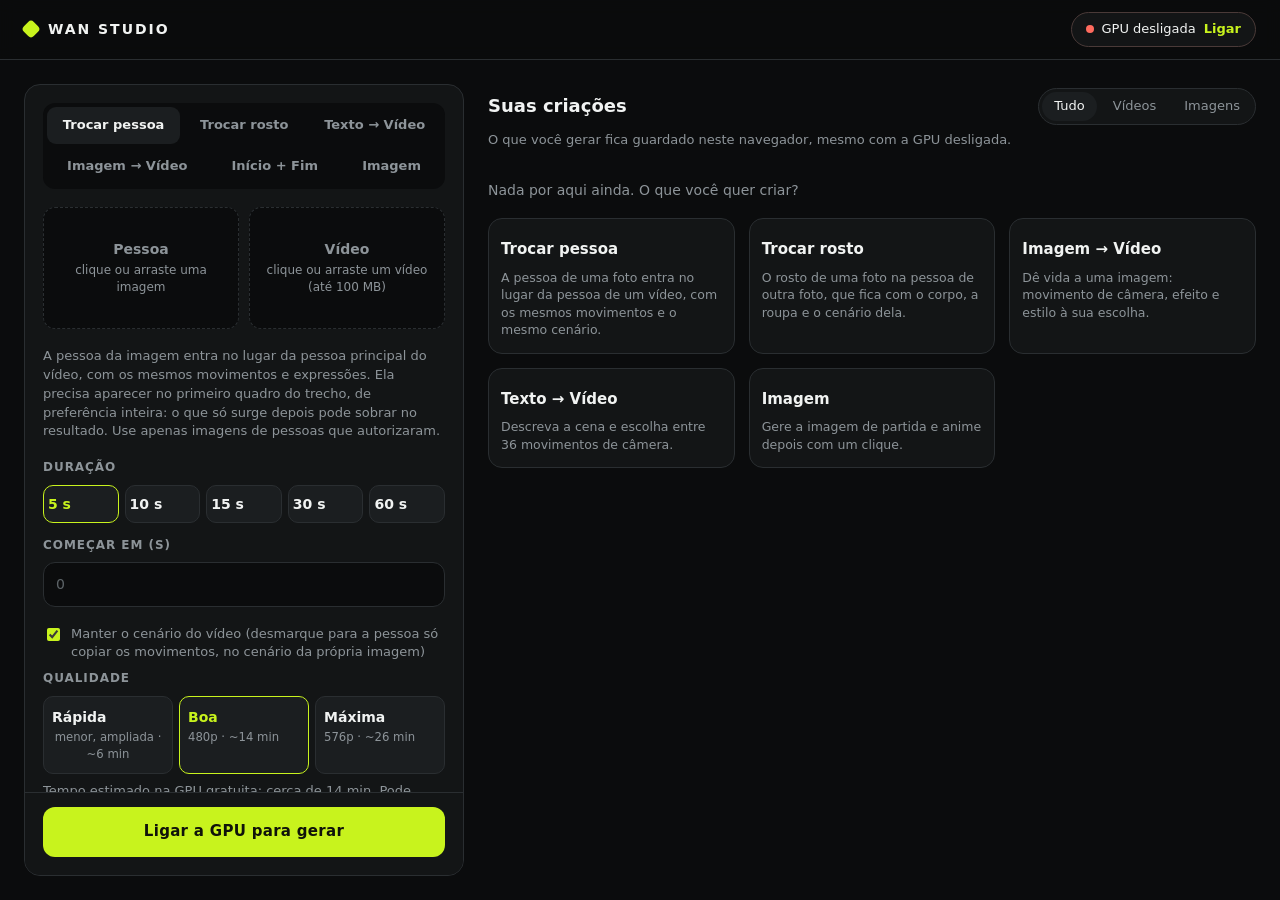
<file: site/index.html>
<!doctype html>
<html lang="pt-BR">
<head>
  <meta charset="utf-8">
  <meta name="viewport" content="width=device-width, initial-scale=1">
  <meta name="theme-color" content="#0b0c0d">
  <title>Wan Studio</title>
  <link rel="icon" href="data:image/svg+xml,%3Csvg xmlns='http://www.w3.org/2000/svg' viewBox='0 0 32 32'%3E%3Crect width='32' height='32' rx='7' fill='%230b0c0d'/%3E%3Crect x='9' y='9' width='14' height='14' rx='3' fill='%23c8f31d' transform='rotate(45 16 16)'/%3E%3C/svg%3E">
  <style>
:root {
  color-scheme: dark;
  --bg: #0b0c0d;
  --panel: #131516;
  --raised: #1b1e20;
  --line: #2a2e31;
  --text: #f1f3f2;
  --muted: #8d9499;
  --accent: #c8f31d;
  --accent-ink: #10130a;
  --danger: #ff6b5e;
  --warn: #ffc44d;
  --radius: 12px;
}

* { box-sizing: border-box; }
[hidden] { display: none !important; }

body {
  margin: 0;
  background: var(--bg);
  color: var(--text);
  font: 14px/1.45 "Segoe UI", system-ui, -apple-system, Roboto, sans-serif;
}

button, input, textarea { font: inherit; color: inherit; }
button { cursor: pointer; }
button:disabled { cursor: not-allowed; }
:focus-visible { outline: 2px solid var(--accent); outline-offset: 2px; }

/* ---- topo ---- */
.topbar {
  position: sticky; top: 0; z-index: 5;
  display: flex; align-items: center; justify-content: space-between; gap: 16px;
  padding: 12px 24px;
  background: rgba(11, 12, 13, .92);
  backdrop-filter: blur(8px);
  border-bottom: 1px solid var(--line);
}
.brand { display: flex; align-items: center; gap: 10px; font-weight: 800; letter-spacing: .14em; white-space: nowrap; }
.brand-mark { width: 14px; height: 14px; border-radius: 4px; background: var(--accent); transform: rotate(45deg); }

.status {
  display: flex; align-items: center; gap: 8px;
  min-width: 0; padding: 7px 14px;
  border: 1px solid var(--line); border-radius: 999px;
  background: var(--panel); color: var(--muted);
  font-size: 13px; text-align: left;
}
.status::before { content: ""; flex: none; width: 8px; height: 8px; border-radius: 50%; background: var(--muted); }
.status[data-state="ok"] { color: var(--text); }
.status[data-state="ok"]::before { background: var(--accent); box-shadow: 0 0 8px var(--accent); }
.status[data-state="warn"]::before { background: var(--warn); }
.status[data-state="down"] { color: var(--text); border-color: #4a3a38; }
.status[data-state="down"]::before { background: var(--danger); }
.status-action { color: var(--accent); font-weight: 700; }

/* ---- estrutura ---- */
.layout {
  display: grid;
  grid-template-columns: minmax(340px, 440px) minmax(0, 1fr);
  gap: 24px;
  padding: 24px;
  align-items: start;
}

/* O painel acompanha a rolagem da galeria; so o miolo rola, o botao de gerar fica a vista. */
.panel {
  position: sticky; top: 84px;
  display: flex; flex-direction: column;
  min-width: 0; max-height: calc(100vh - 108px);
  overflow: hidden;
  background: var(--panel);
  border: 1px solid var(--line);
  border-radius: 16px;
}
.panel-scroll { display: flex; flex-direction: column; gap: 18px; min-height: 0; padding: 18px; overflow-y: auto; scrollbar-width: thin; }
.panel-foot { display: flex; flex-direction: column; gap: 10px; padding: 14px 18px 18px; border-top: 1px solid var(--line); background: var(--panel); }

.panel-title { margin: 0; font-size: 19px; font-weight: 700; letter-spacing: -.01em; }
.tabs { display: flex; flex-wrap: wrap; gap: 4px; padding: 4px; background: var(--bg); border-radius: var(--radius); }
.tab { flex: 1 1 auto; padding: 9px 10px; border: 0; border-radius: 9px; background: none; color: var(--muted); font-size: 13px; font-weight: 600; white-space: nowrap; }
.tab[aria-selected="true"] { background: var(--raised); color: var(--text); }
.tab:disabled { opacity: .4; }

.note { margin: 0; color: var(--muted); font-size: 13px; }
.note.warn { padding: 9px 12px; border: 1px solid #4a4128; border-radius: 10px; background: #1d1a10; color: var(--warn); }

.field { display: flex; flex-direction: column; gap: 8px; min-width: 0; margin: 0; }
.field-head { display: flex; align-items: center; justify-content: space-between; gap: 8px; }
.field-title { font-size: 12px; font-weight: 700; letter-spacing: .08em; text-transform: uppercase; color: var(--muted); }
.row { display: grid; grid-template-columns: 1fr 1fr; gap: 14px; }
.row:not(:has(> :not([hidden]))) { display: none; }  /* nada a mostrar: nem o espaco dela */
/* Troca de pessoa: o trecho (duracao e comeco) vem logo depois dos arquivos, antes da
   qualidade, que mostra o tempo que ele leva. */
.panel.swap #timing-row { order: 1; }
.panel.swap #swap-options, .panel.swap #prompt-field, .panel.swap #presets-field,
.panel.swap #model-field, .panel.swap .advanced { order: 2; }
.panel.swap textarea { min-height: 64px; }  /* o prompt e opcional */
/* Troca de pessoa: cinco duracoes nao cabem em meia linha. */
.row:has([data-key="length"]:not([hidden])) { grid-template-columns: 1fr; }
.inline { display: flex; gap: 8px; }
.inline input { flex: 1; min-width: 0; }

textarea, input[type="number"], input[type="text"], input[type="url"] {
  width: 100%;
  padding: 11px 12px;
  background: var(--bg);
  border: 1px solid var(--line);
  border-radius: var(--radius);
}
textarea { resize: vertical; min-height: 96px; }
textarea::placeholder, input::placeholder { color: #5d6468; }

.link { padding: 2px 0; border: 0; background: none; color: var(--accent); font-size: 13px; font-weight: 600; }
.link:disabled { color: var(--muted); }

/* ---- imagens de entrada ---- */
.frames { display: grid; grid-auto-flow: column; grid-auto-columns: 1fr; gap: 10px; }
.drop {
  position: relative;
  display: grid; place-items: center;
  aspect-ratio: 16 / 10;
  overflow: hidden;
  border: 1px dashed var(--line);
  border-radius: var(--radius);
  background: var(--bg);
  color: var(--muted);
  text-align: center;
  cursor: pointer;
}
.drop.over { border-color: var(--accent); color: var(--text); }
.drop-label { display: flex; flex-direction: column; gap: 2px; padding: 8px; font-weight: 600; }
.drop-label small { font-weight: 400; font-size: 12px; }
.drop img, .drop video { position: absolute; inset: 0; width: 100%; height: 100%; object-fit: cover; }
.drop-clear {
  position: absolute; top: 6px; right: 6px;
  width: 26px; height: 26px;
  border: 0; border-radius: 50%;
  background: rgba(0, 0, 0, .7);
  font-size: 16px; line-height: 1;
}

/* ---- presets ---- */
.subtabs { display: flex; gap: 16px; border-bottom: 1px solid var(--line); }
.subtabs button {
  display: flex; align-items: baseline; gap: 6px;
  min-width: 0; margin-bottom: -1px; padding: 0 0 8px;
  border: 0; border-bottom: 2px solid transparent;
  background: none; color: var(--muted);
  font-size: 12px; font-weight: 700; letter-spacing: .08em; text-transform: uppercase;
}
.subtabs button[aria-selected="true"] { color: var(--text); border-bottom-color: var(--accent); }
.pick { min-width: 0; max-width: 110px; overflow: hidden; text-overflow: ellipsis; white-space: nowrap; color: var(--accent); font-weight: 600; letter-spacing: 0; text-transform: none; }

.cameras { display: grid; grid-template-columns: repeat(4, 1fr); gap: 8px; max-height: 318px; overflow-y: auto; padding: 2px 4px 2px 2px; scrollbar-width: thin; }
.camera {
  display: flex; flex-direction: column; gap: 6px;
  min-width: 0; padding: 6px 6px 8px;
  border: 1px solid var(--line); border-radius: 10px;
  background: var(--raised);
  font-size: 11.5px; font-weight: 600; text-align: center; line-height: 1.2;
}
.camera[aria-pressed="true"] { border-color: var(--accent); color: var(--accent); }

.thumb { position: relative; aspect-ratio: 16 / 10; overflow: hidden; border-radius: 6px; background: #000; perspective: 140px; }
.thumb .scene { position: absolute; inset: 0; }
.thumb .bg {
  position: absolute; inset: -35%;
  background:
    linear-gradient(to top, #1d2a16 0 40%, transparent 40%),
    repeating-linear-gradient(90deg, rgba(255, 255, 255, .1) 0 2px, transparent 2px 16px),
    linear-gradient(to top, #3a4a52, #10181c);
}
.thumb .subj {
  position: absolute; left: 50%; bottom: 22%;
  width: 20%; aspect-ratio: 1 / 1.6; margin-left: -10%;
  border-radius: 45% 45% 14% 14%;
  background: var(--accent);
  transform-origin: 50% 100%;
}
.thumb-icon {
  position: absolute; top: 4px; right: 4px;
  width: 20px; height: 20px; padding: 4px;
  border-radius: 50%; background: rgba(0, 0, 0, .6);
  fill: none; stroke: #fff; stroke-width: 2.4; stroke-linecap: round; stroke-linejoin: round;
}
.thumb-icon.flip { transform: scaleX(-1); }
.camera[aria-pressed="true"] .thumb-icon { stroke: var(--accent); }
.thumb[data-anim="fisheye"]::after, .thumb[data-anim="through"]::after {
  content: ""; position: absolute; inset: 0;
  background: radial-gradient(circle, transparent 45%, #000 78%);
}

/* A miniatura so anima sob o cursor ou quando escolhida. */
:is(.camera:hover, .camera[aria-pressed="true"]) .thumb .scene {
  animation: var(--scene-anim, none) var(--dur, 2.4s) var(--ease, ease-in-out) infinite var(--dir, alternate);
}
:is(.camera:hover, .camera[aria-pressed="true"]) .thumb .bg {
  animation: var(--bg-anim, none) var(--dur, 2.4s) var(--ease, ease-in-out) infinite var(--dir, alternate);
}
:is(.camera:hover, .camera[aria-pressed="true"]) .thumb .subj {
  animation: var(--subj-anim, none) var(--dur, 2.4s) var(--ease, ease-in-out) infinite var(--dir, alternate);
}

.thumb[data-anim="zoom-in"] { --scene-anim: cam-zoom; }
.thumb[data-anim="zoom-out"] { --scene-anim: cam-zoom; --dir: alternate-reverse; }
.thumb[data-anim="crash"] { --scene-anim: cam-crash; --dur: 1.8s; --dir: normal; }
.thumb[data-anim="crash-out"] { --scene-anim: cam-crash; --dur: 1.8s; --dir: reverse; }
.thumb[data-anim="pan-left"] { --scene-anim: cam-pan; }
.thumb[data-anim="pan-right"] { --scene-anim: cam-pan; --dir: alternate-reverse; }
.thumb[data-anim="tilt-up"] { --scene-anim: cam-tilt; }
.thumb[data-anim="tilt-down"] { --scene-anim: cam-tilt; --dir: alternate-reverse; }
.thumb[data-anim="truck-left"] { --bg-anim: cam-truck-bg; --subj-anim: cam-truck-subj; }
.thumb[data-anim="truck-right"] { --bg-anim: cam-truck-bg; --subj-anim: cam-truck-subj; --dir: alternate-reverse; }
.thumb[data-anim="orbit"] { --bg-anim: cam-orbit-bg; --subj-anim: cam-orbit-subj; }
.thumb[data-anim="arc"] { --bg-anim: cam-arc-bg; --subj-anim: cam-arc-subj; --dur: 3.2s; }
.thumb[data-anim="crane-up"] { --scene-anim: cam-crane; }
.thumb[data-anim="crane-down"] { --scene-anim: cam-crane; --dir: alternate-reverse; }
.thumb[data-anim="overhead"] { --scene-anim: cam-overhead; --dur: 3.2s; }
.thumb[data-anim="low-angle"] { --bg-anim: cam-low-bg; --subj-anim: cam-low-subj; }
.thumb[data-anim="shake"] { --scene-anim: cam-shake; --dur: .5s; }
.thumb[data-anim="snorricam"] { --bg-anim: cam-sway; --dur: .9s; }
.thumb[data-anim="fpv"] { --scene-anim: cam-fpv; }
.thumb[data-anim="aerial"] { --scene-anim: cam-aerial; --dur: 3.2s; }
.thumb[data-anim="through"] { --scene-anim: cam-through; --dir: normal; }
.thumb[data-anim="vertigo"] { --bg-anim: cam-vertigo; }
.thumb[data-anim="bullet"] { --bg-anim: cam-orbit-bg; --dur: .9s; }
.thumb[data-anim="whip"] { --scene-anim: cam-whip; --dur: 1.6s; --dir: normal; --ease: ease-out; }
.thumb[data-anim="roll"] { --scene-anim: cam-roll; }
.thumb[data-anim="spin"] { --scene-anim: cam-spin; --dur: 2.8s; --dir: normal; --ease: linear; }
.thumb[data-anim="macro"] { --scene-anim: cam-macro; --dur: 3.2s; }
.thumb[data-anim="focus"] { --bg-anim: cam-focus-bg; --subj-anim: cam-focus-subj; }
.thumb[data-anim="fisheye"] { --scene-anim: cam-fisheye; }
.thumb[data-anim="slow"] { --subj-anim: cam-slow; --dur: 4.5s; }
.thumb[data-anim="timelapse"] { --bg-anim: cam-timelapse; --dur: 1.3s; --ease: linear; }

@keyframes cam-zoom { to { transform: scale(1.6); } }
@keyframes cam-crash { 0%, 20% { transform: scale(1); } 55%, 100% { transform: scale(2.4); } }
@keyframes cam-pan { from { transform: translateX(-13%); } to { transform: translateX(13%); } }
@keyframes cam-tilt { from { transform: translateY(-13%); } to { transform: translateY(13%); } }
@keyframes cam-truck-bg { from { transform: translateX(-14%); } to { transform: translateX(14%); } }
@keyframes cam-truck-subj { from { transform: translateX(-45%); } to { transform: translateX(45%); } }
@keyframes cam-orbit-bg { from { transform: translateX(-18%); } to { transform: translateX(18%); } }
@keyframes cam-orbit-subj { from { transform: rotateY(-40deg); } to { transform: rotateY(40deg); } }
@keyframes cam-arc-bg { from { transform: translateX(-8%); } to { transform: translateX(8%); } }
@keyframes cam-arc-subj { from { transform: rotateY(-20deg); } to { transform: rotateY(20deg); } }
@keyframes cam-crane { from { transform: translateY(-12%); } to { transform: translateY(14%) scale(.82); } }
@keyframes cam-overhead { from { transform: scale(1.5) rotate(0); } to { transform: scale(1.5) rotate(40deg); } }
@keyframes cam-low-bg { to { transform: translateY(10%); } }
@keyframes cam-low-subj { to { transform: scale(1.15, 1.4); } }
@keyframes cam-shake {
  0% { transform: translate(-2%, 1%); }
  50% { transform: translate(2%, -2%) rotate(.6deg); }
  100% { transform: translate(-1%, 2%); }
}
@keyframes cam-sway { from { transform: translate(-6%, 3%) rotate(-5deg); } to { transform: translate(6%, -3%) rotate(5deg); } }
@keyframes cam-fpv { from { transform: rotate(-7deg) scale(1.1); } to { transform: rotate(7deg) scale(1.9); } }
@keyframes cam-aerial { from { transform: translateY(8%) scale(1.15); } to { transform: translateY(-8%) scale(1.15); } }
@keyframes cam-through { from { transform: scale(.7); } to { transform: scale(2.6); } }
@keyframes cam-vertigo { to { transform: scale(2); } }
@keyframes cam-whip {
  0% { transform: translateX(-45%); filter: blur(3px); }
  35%, 100% { transform: translateX(0); filter: blur(0); }
}
@keyframes cam-roll { to { transform: rotate(16deg) scale(1.25); } }
@keyframes cam-spin { from { transform: scale(1.6) rotate(0); } to { transform: scale(1.6) rotate(360deg); } }
@keyframes cam-macro { from { transform: scale(2.3) translateX(-4%); } to { transform: scale(2.3) translateX(4%); } }
@keyframes cam-focus-bg { from { filter: blur(3px); } to { filter: blur(0); } }
@keyframes cam-focus-subj { from { filter: blur(0); } to { filter: blur(2.5px); } }
@keyframes cam-fisheye { to { transform: scale(1.3); } }
@keyframes cam-slow { to { transform: translateY(-40%); } }
@keyframes cam-timelapse {
  from { transform: translateX(-10%); filter: brightness(.55); }
  to { transform: translateX(10%); filter: brightness(1.35); }
}

@media (prefers-reduced-motion: reduce) {
  .thumb .scene, .thumb .bg, .thumb .subj { animation: none !important; }
}

.chips { display: flex; flex-wrap: wrap; gap: 6px; }
.chip { padding: 6px 12px; border: 1px solid var(--line); border-radius: 999px; background: var(--raised); }
.chip[aria-pressed="true"] { border-color: var(--accent); color: var(--accent); }

/* ---- opcoes ---- */
.segmented { display: grid; grid-auto-flow: column; grid-auto-columns: 1fr; gap: 6px; }
.segmented button { display: flex; flex-direction: column; gap: 2px; padding: 10px 8px; border: 1px solid var(--line); border-radius: 10px; background: var(--raised); font-weight: 600; }
.segmented.compact button { padding: 8px 4px; white-space: nowrap; }
.segmented small { color: var(--muted); font-weight: 400; }
.segmented button[aria-pressed="true"] { border-color: var(--accent); color: var(--accent); }
.segmented button:disabled { opacity: .35; }

.fixed-choice { display: flex; flex-direction: column; gap: 2px; margin: 0; padding: 10px 12px; border: 1px solid var(--accent); border-radius: 10px; background: var(--raised); color: var(--accent); font-weight: 600; text-align: center; }
.fixed-choice small { color: var(--muted); font-weight: 400; }
.check { display: flex; align-items: flex-start; gap: 8px; color: var(--muted); font-size: 13px; }
.check input { flex: none; accent-color: var(--accent); margin-top: 3px; }

.advanced { border-top: 1px solid var(--line); padding-top: 12px; }
.advanced summary { color: var(--muted); font-size: 12px; font-weight: 700; letter-spacing: .08em; text-transform: uppercase; cursor: pointer; }
.advanced[open] summary { margin-bottom: 12px; }
.advanced .field + .field { margin-top: 12px; }

.error { margin: 0; color: var(--danger); overflow-wrap: anywhere; }
.generate {
  width: 100%; padding: 14px;
  border: 0; border-radius: var(--radius);
  background: var(--accent); color: var(--accent-ink);
  font-size: 15px; font-weight: 800; letter-spacing: .02em;
}
.generate:disabled { opacity: .5; }
.generate.as-link { display: block; text-align: center; text-decoration: none; }

/* ---- galeria ---- */
.gallery-wrap { min-width: 0; }
.gallery-head { display: flex; flex-wrap: wrap; align-items: center; justify-content: space-between; gap: 12px; margin: 4px 0 6px; }
.gallery-title { margin: 0; font-size: 18px; }
.filters { display: flex; gap: 4px; padding: 3px; background: var(--panel); border: 1px solid var(--line); border-radius: 999px; }
.filters button { padding: 5px 12px; border: 0; border-radius: 999px; background: none; color: var(--muted); font-size: 13px; }
.filters button[aria-pressed="true"] { background: var(--raised); color: var(--text); }
#gallery-note { margin-bottom: 16px; }
.gallery { display: grid; grid-template-columns: repeat(auto-fill, minmax(280px, 1fr)); gap: 16px; align-items: start; }
.empty { max-width: 46ch; color: var(--muted); }

.card { overflow: hidden; background: var(--panel); border: 1px solid var(--line); border-radius: 14px; }
.card-media { position: relative; display: grid; place-items: center; width: 100%; padding: 0; border: 0; background: #000; color: inherit; }
.card-media.open { cursor: zoom-in; }
.card-media video, .card-media img { display: block; width: 100%; height: 100%; object-fit: contain; }
.badge { position: absolute; top: 8px; left: 8px; padding: 2px 8px; border-radius: 999px; background: rgba(0, 0, 0, .65); font-size: 11px; font-weight: 600; }
.card-wait { width: 76%; text-align: center; color: var(--muted); }
.card-wait.failed { color: var(--danger); overflow-wrap: anywhere; }
.bar { height: 4px; margin-top: 10px; overflow: hidden; border-radius: 2px; background: var(--line); }
.bar i { display: block; height: 100%; background: var(--accent); transition: width .4s; }
.bar.busy i { width: 35%; animation: bar-slide 1.4s ease-in-out infinite alternate; }
@keyframes bar-slide { from { margin-left: 0; } to { margin-left: 65%; } }
.card-body { display: flex; flex-direction: column; gap: 8px; padding: 12px; }
.card-prompt { margin: 0; display: -webkit-box; -webkit-line-clamp: 2; -webkit-box-orient: vertical; overflow: hidden; }
.card-meta { margin: 0; color: var(--muted); font-size: 12px; }
.card-actions { display: flex; flex-wrap: wrap; gap: 6px; }
.card-actions > * { padding: 6px 10px; border: 1px solid var(--line); border-radius: 8px; background: var(--raised); color: var(--text); font-size: 12.5px; text-decoration: none; }
.card-actions .danger { margin-left: auto; color: var(--danger); }
.card-actions .accent { border-color: var(--accent); color: var(--accent); }

/* ---- galeria vazia: por onde comecar ---- */
.starter { display: grid; grid-template-columns: repeat(auto-fill, minmax(200px, 1fr)); gap: 14px; margin-top: 18px; }
.starter-card {
  display: flex; flex-direction: column; gap: 8px;
  padding: 12px 12px 14px;
  border: 1px solid var(--line); border-radius: 14px;
  background: var(--panel);
  text-align: left;
  transition: border-color .15s, transform .15s;
}
.starter-card:hover { border-color: var(--accent); transform: translateY(-2px); }
/* Pagina so de troca de pessoa: os tres passos, no lugar dos cartoes dos modos. */
.howto { padding: 0; list-style: none; }
.howto .starter-card:hover { border-color: var(--line); transform: none; }
.step { display: grid; place-items: center; width: 28px; height: 28px; border-radius: 50%; background: var(--accent); color: #0b0c0d; font-size: 14px; font-weight: 800; }
.starter-card b { font-size: 15px; }
.starter-card small { color: var(--muted); font-size: 12.5px; line-height: 1.4; }
.starter-art { position: relative; display: block; aspect-ratio: 16 / 9; overflow: hidden; border-radius: 9px; background: linear-gradient(135deg, #1c2a14, #0d1113 70%); }
.starter-art i { position: absolute; display: block; }
/* Trocar pessoa: duas silhuetas, a de tras apagada e a da frente acesa. */
.art-swap i { bottom: 0; width: 24%; aspect-ratio: 1 / 1.7; border-radius: 46% 46% 12% 12%; }
.art-swap i:first-child { left: 26%; background: #3a4146; opacity: .7; }
.art-swap i:last-child { left: 50%; background: var(--accent); box-shadow: 0 0 26px rgba(200, 243, 29, .45); }
/* Imagem -> video: um quadro com o triangulo de tocar. */
.art-i2v { background: linear-gradient(135deg, #14242e, #0d1113 70%); }
.art-i2v i { inset: 22% 34%; border: 2px solid var(--accent); border-radius: 8px; }
.art-i2v i::after { content: ""; position: absolute; left: 50%; top: 50%; margin: -9px 0 0 -5px; border: 9px solid transparent; border-left: 14px solid var(--accent); border-right: 0; }
/* Texto -> video: linhas de texto. */
.art-t2v { background: linear-gradient(135deg, #261c2e, #0d1113 70%); }
.art-t2v i { left: 18%; height: 7%; border-radius: 99px; background: #4a4f55; }
.art-t2v i:nth-child(1) { top: 30%; width: 64%; background: var(--accent); }
.art-t2v i:nth-child(2) { top: 47%; width: 48%; }
.art-t2v i:nth-child(3) { top: 64%; width: 56%; }
/* Imagem: sol e montanha. */
.art-img { background: linear-gradient(135deg, #2c2414, #0d1113 70%); }
.art-img i { right: 24%; top: 22%; width: 13%; aspect-ratio: 1; border-radius: 50%; background: var(--accent); }
.art-img::after { content: ""; position: absolute; left: 14%; right: 14%; bottom: 0; height: 46%; background: #3a4146; clip-path: polygon(0 100%, 30% 20%, 52% 62%, 68% 36%, 100% 100%); }

/* ---- dialogos ---- */
.dialog { width: min(480px, calc(100vw - 32px)); max-height: calc(100vh - 32px); padding: 0; border: 1px solid var(--line); border-radius: 16px; background: var(--panel); color: var(--text); }
.dialog::backdrop { background: rgba(0, 0, 0, .7); }
.dialog-body { display: flex; flex-direction: column; gap: 16px; padding: 20px; }
.dialog-section { display: flex; flex-direction: column; gap: 14px; }
.dialog-head { display: flex; align-items: center; justify-content: space-between; gap: 12px; }
.dialog-head h2 { margin: 0; font-size: 18px; }
.icon-btn { width: 30px; height: 30px; border: 0; border-radius: 50%; background: var(--raised); font-size: 18px; line-height: 1; }
.lead { margin: 0; color: var(--muted); }
.steps { margin: 0; padding-left: 20px; }
.steps li + li { margin-top: 6px; }
.manual { border-top: 1px solid var(--line); padding-top: 12px; }
.manual summary { color: var(--muted); font-size: 13px; cursor: pointer; }
.manual-body { display: flex; flex-direction: column; gap: 14px; margin-top: 12px; }
.dialog-actions { display: flex; flex-wrap: wrap; gap: 8px; }
.ghost { padding: 10px 14px; border: 1px solid var(--line); border-radius: var(--radius); background: none; white-space: nowrap; }
.ghost.danger { margin-left: auto; color: var(--danger); }

.facts { display: grid; grid-template-columns: auto 1fr; gap: 8px 16px; margin: 0; }
.facts dt { color: var(--muted); }
.facts dd { margin: 0; }
.facts .yes { color: var(--accent); }
.facts .no { color: var(--muted); }

.viewer { width: min(1100px, calc(100vw - 32px)); }
.viewer-body { display: grid; grid-template-columns: minmax(0, 1fr) 300px; }
.viewer-media { display: grid; place-items: center; min-height: 240px; background: #000; }
.viewer-media video, .viewer-media img { display: block; max-width: 100%; max-height: calc(100vh - 34px); }
.viewer-side { display: flex; flex-direction: column; gap: 12px; padding: 20px; overflow-y: auto; max-height: calc(100vh - 34px); }
/* O original e o resultado lado a lado, do mesmo tamanho. */
.compare { display: grid; grid-template-columns: 1fr 1fr; gap: 2px; width: 100%; max-height: calc(100vh - 34px); }
.compare-pane { position: relative; margin: 0; overflow: hidden; aspect-ratio: var(--ratio, 9 / 16); max-height: calc(100vh - 34px); justify-self: center; }
.compare-pane video { width: 100%; height: 100%; object-fit: cover; }
.compare-pane figcaption { position: absolute; top: 8px; left: 8px; padding: 2px 8px; border-radius: 999px; background: rgba(0, 0, 0, .65); font-size: 11px; font-weight: 600; }
.viewer-prompt { margin: 0; white-space: pre-wrap; overflow-wrap: anywhere; }

@media (max-width: 860px) {
  .layout { grid-template-columns: minmax(0, 1fr); padding: 16px; }
  .topbar { padding: 10px 16px; }
  /* Uma coluna: o painel volta ao fluxo e o botao de gerar gruda no pe da tela. */
  .panel { position: static; max-height: none; overflow: visible; }
  .panel-scroll { overflow: visible; }
  .panel-foot { position: sticky; bottom: 0; border-radius: 0 0 16px 16px; }
  .viewer-body { grid-template-columns: 1fr; }
  .viewer-media video, .viewer-media img { max-height: 60vh; }
  .viewer-side { max-height: none; }
}
@media (max-width: 420px) {
  .tab { flex-basis: 40%; }
  .cameras { grid-template-columns: repeat(3, 1fr); }
  .brand { letter-spacing: .08em; }
}
</style>
</head>
<body>
  <header class="topbar">
    <div class="brand"><span class="brand-mark"></span>WAN STUDIO</div>
    <button id="status" type="button" class="status" data-state="loading">Conectando…</button>
  </header>

  <main class="layout">
    <form id="form" class="panel" autocomplete="off">
      <div class="panel-scroll">
      <div class="tabs" data-key="mode" role="tablist">
        <button type="button" class="tab" role="tab" data-value="swap">Trocar pessoa</button>
        <button type="button" class="tab" role="tab" data-value="face">Trocar rosto</button>
        <button type="button" class="tab" role="tab" data-value="t2v">Texto → Vídeo</button>
        <button type="button" class="tab" role="tab" data-value="i2v">Imagem → Vídeo</button>
        <button type="button" class="tab" role="tab" data-value="flf">Início + Fim</button>
        <button type="button" class="tab" role="tab" data-value="img">Imagem</button>
      </div>
      <p id="mode-note" class="note warn" hidden></p>

      <div id="frames" class="frames" hidden>
        <label class="drop" data-frame="start_image">
          <input type="file" accept="image/*" hidden>
          <span class="drop-label"><span class="drop-title">Frame inicial</span><small>clique ou arraste uma imagem</small></span>
          <img alt="Imagem escolhida" hidden>
          <button type="button" class="drop-clear" hidden aria-label="Remover imagem">×</button>
        </label>
        <label class="drop" data-frame="end_image" hidden>
          <input type="file" accept="image/*" hidden>
          <span class="drop-label"><span class="drop-title">Frame final</span><small>clique ou arraste uma imagem</small></span>
          <img alt="Frame final escolhido" hidden>
          <button type="button" class="drop-clear" hidden aria-label="Remover imagem">×</button>
        </label>
        <label class="drop" data-frame="video" hidden>
          <input type="file" accept="video/*" hidden>
          <span class="drop-label"><span class="drop-title">Vídeo</span><small>clique ou arraste um vídeo (até 100 MB)</small></span>
          <video muted loop playsinline hidden></video>
          <button type="button" class="drop-clear" hidden aria-label="Remover vídeo">×</button>
        </label>
      </div>
      <p id="swap-note" class="note" hidden>A pessoa da imagem entra no lugar da pessoa principal do vídeo, com os mesmos movimentos e expressões. Ela precisa aparecer no primeiro quadro do trecho, de preferência inteira: o que só surge depois pode sobrar no resultado. Use apenas imagens de pessoas que autorizaram.</p>
      <div id="face-options" class="field" hidden>
        <span class="field-title">Trocar o rosto numa</span>
        <div class="segmented compact" data-key="target">
          <button type="button" data-value="foto">Foto</button>
          <button type="button" data-value="video">Vídeo</button>
        </div>
        <p class="note" id="face-note">O rosto da primeira foto entra na pessoa da segunda, que fica com o corpo, a roupa, a expressão e o cenário dela. Funciona melhor com os dois rostos de frente e bem iluminados. Use apenas imagens de pessoas que autorizaram.</p>
        <label class="check" id="hair-row">
          <input type="checkbox" id="hair" checked>
          <span>Levar o cabelo junto (troca a cabeça inteira; desmarcado, fica o cabelo da segunda foto)</span>
        </label>
        <div class="field" id="face-quality-row" hidden>
          <span class="field-title">Qualidade</span>
          <div class="segmented compact" data-key="faceQuality">
            <button type="button" data-value="expresso">Expresso</button>
            <button type="button" data-value="boa">Boa</button>
            <button type="button" data-value="maxima">Máxima</button>
          </div>
          <p class="note">Expresso: ~3× mais rápido (sem o passo de nitidez). Máxima: mais detalhe e a expressão do vídeo no rosto novo, bem mais lento.</p>
        </div>
      </div>
      <div id="swap-options" class="field" hidden>
        <label class="check">
          <input type="checkbox" id="replace" checked>
          <span>Manter o cenário do vídeo (desmarque para a pessoa só copiar os movimentos, no cenário da própria imagem)</span>
        </label>
        <span class="field-title">Qualidade</span>
        <div class="segmented" data-key="quality">
          <button type="button" data-value="rapida">Rápida<small data-note="menor, ampliada">menor, ampliada</small></button>
          <button type="button" data-value="boa">Boa<small data-note="480p">480p</small></button>
          <button type="button" data-value="maxima">Máxima<small data-note="576p">576p</small></button>
          <button type="button" data-value="ultra" hidden>Ultra<small data-note="720p direto">720p direto</small></button>
        </div>
        <label class="check" id="hd-row" hidden>
          <input type="checkbox" id="hd">
          <span>Alta definição: restaurar os detalhes e entregar em 720p (mais nítido; leva mais tempo)</span>
        </label>
        <label class="check" id="fluid-row" hidden>
          <input type="checkbox" id="fluid">
          <span>Movimento fluido: 32 quadros por segundo em vez de 16 (os quadros a mais são calculados em segundos)</span>
        </label>
        <p id="swap-estimate" class="note"></p>
      </div>

      <div class="field" id="prompt-field">
        <div class="field-head">
          <label class="field-title" for="prompt">Prompt</label>
          <button type="button" id="enhance" class="link" hidden>Melhorar com IA</button>
        </div>
        <textarea id="prompt" rows="4" placeholder="Descreva a cena: quem aparece, onde, o que acontece, a luz…"></textarea>
        <label id="auto-row" class="check" hidden>
          <input type="checkbox" id="auto-enhance" checked>
          <span>Traduzir para inglês e detalhar o prompt ao gerar</span>
        </label>
      </div>

      <section class="field" id="presets-field">
        <div class="subtabs" data-key="tab" role="tablist">
          <button type="button" role="tab" data-value="camera">Câmera<span class="pick" data-pick="camera"></span></button>
          <button type="button" role="tab" data-value="effect">Efeitos<span class="pick" data-pick="effect"></span></button>
          <button type="button" role="tab" data-value="style">Estilo<span class="pick" data-pick="style"></span></button>
        </div>
        <div id="cameras" class="cameras" data-key="camera"></div>
        <div id="effects" class="chips" data-key="effect" hidden></div>
        <div id="styles" class="chips" data-key="style" hidden></div>
      </section>

      <section class="field" id="model-field">
        <span class="field-title">Modelo</span>
        <p id="swap-model" class="fixed-choice" hidden><span>Wan 2.2 Animate</span><small>troca de pessoa · 16 fps</small></p>
        <div class="segmented" data-key="model">
          <button type="button" data-value="5b">Wan 2.2 5B<small>rápido · 24 fps</small></button>
          <button type="button" data-value="14b">Wan 2.2 14B<small>qualidade · 16 fps</small></button>
        </div>
        <label id="fast-row" class="check">
          <input type="checkbox" id="fast" checked>
          <span id="fast-label">Turbo</span>
        </label>
      </section>

      <div class="row">
        <section class="field" id="aspect-field">
          <span class="field-title">Proporção</span>
          <div class="segmented compact" data-key="aspect">
            <button type="button" data-value="16:9">16:9</button>
            <button type="button" data-value="9:16">9:16</button>
            <button type="button" data-value="1:1">1:1</button>
          </div>
        </section>
        <section class="field" id="resolution-field">
          <span class="field-title">Resolução</span>
          <div class="segmented compact" data-key="resolution">
            <button type="button" data-value="480p">480p</button>
            <button type="button" data-value="720p">720p</button>
          </div>
        </section>
      </div>

      <div class="row" id="timing-row">
        <section class="field" id="duration-field">
          <span class="field-title">Duração</span>
          <div class="segmented compact" data-key="duration">
            <button type="button" data-value="3">3 s</button>
            <button type="button" data-value="5">5 s</button>
          </div>
          <div class="segmented compact" data-key="length" hidden>
            <button type="button" data-value="5">5 s</button>
            <button type="button" data-value="10">10 s</button>
            <button type="button" data-value="15">15 s</button>
            <button type="button" data-value="30">30 s</button>
            <button type="button" data-value="60">60 s</button>
          </div>
        </section>
        <label class="field" id="start-field" hidden>
          <span class="field-title">Começar em (s)</span>
          <input id="start" type="number" min="0" step="0.5" placeholder="0">
        </label>
        <section class="field" id="count-field">
          <span class="field-title">Quantidade</span>
          <div class="segmented compact" data-key="count">
            <button type="button" data-value="1">1</button>
            <button type="button" data-value="2">2</button>
            <button type="button" data-value="4">4</button>
          </div>
        </section>
      </div>

      <details class="advanced">
        <summary>Avançado</summary>
        <label class="field">
          <span class="field-title">Seed</span>
          <input id="seed" type="number" min="0" placeholder="aleatória">
        </label>
        <label class="field">
          <span class="field-title">O que evitar (prompt negativo)</span>
          <input id="negative" type="text" placeholder="ex.: texto, marca d'água, pessoas ao fundo">
        </label>
      </details>
      </div>

      <div class="panel-foot">
        <p id="error" class="error" role="alert" hidden></p>
        <button id="submit" class="generate" type="submit">Gerar vídeo</button>
      </div>
    </form>

    <section class="gallery-wrap">
      <div class="gallery-head">
        <h2 class="gallery-title">Suas criações</h2>
        <div class="filters" data-key="filter">
          <button type="button" data-value="all">Tudo</button>
          <button type="button" data-value="video">Vídeos</button>
          <button type="button" data-value="image">Imagens</button>
        </div>
      </div>
      <p id="gallery-note" class="note"></p>
      <div id="gallery" class="gallery"></div>
      <p id="empty" class="empty" hidden>Nada por aqui ainda. O que você quer criar?</p>
      <ol id="howto" class="starter howto" hidden>
        <li class="starter-card"><span class="step">1</span><b>Envie a foto da pessoa</b>
          <small>De frente e bem iluminada; de corpo inteiro se o vídeo mostra o corpo inteiro.</small></li>
        <li class="starter-card"><span class="step">2</span><b>Envie o vídeo</b>
          <small>Até 100 MB. Escolha um trecho que comece com a pessoa de frente.</small></li>
        <li class="starter-card"><span class="step">3</span><b>Clique em Trocar pessoa</b>
          <small>O vídeo sai com os mesmos movimentos, o mesmo cenário e o áudio original, e fica guardado aqui.</small></li>
      </ol>
      <div id="starter" class="starter" hidden>
        <button type="button" class="starter-card" data-start="swap">
          <span class="starter-art art-swap" aria-hidden="true"><i></i><i></i></span>
          <b>Trocar pessoa</b>
          <small>A pessoa de uma foto entra no lugar da pessoa de um vídeo, com os mesmos movimentos e o mesmo cenário.</small>
        </button>
        <button type="button" class="starter-card" data-start="face">
          <span class="starter-art art-swap" aria-hidden="true"><i></i><i></i></span>
          <b>Trocar rosto</b>
          <small>O rosto de uma foto na pessoa de outra foto, que fica com o corpo, a roupa e o cenário dela.</small>
        </button>
        <button type="button" class="starter-card" data-start="i2v">
          <span class="starter-art art-i2v" aria-hidden="true"><i></i></span>
          <b>Imagem → Vídeo</b>
          <small>Dê vida a uma imagem: movimento de câmera, efeito e estilo à sua escolha.</small>
        </button>
        <button type="button" class="starter-card" data-start="t2v">
          <span class="starter-art art-t2v" aria-hidden="true"><i></i><i></i><i></i></span>
          <b>Texto → Vídeo</b>
          <small>Descreva a cena e escolha entre 36 movimentos de câmera.</small>
        </button>
        <button type="button" class="starter-card" data-start="img">
          <span class="starter-art art-img" aria-hidden="true"><i></i></span>
          <b>Imagem</b>
          <small>Gere a imagem de partida e anime depois com um clique.</small>
        </button>
      </div>
    </section>
  </main>

  <dialog id="gpu" class="dialog">
    <div class="dialog-body">
      <div class="dialog-head">
        <h2 id="gpu-title">GPU</h2>
        <button type="button" class="icon-btn" data-close aria-label="Fechar">×</button>
      </div>

      <section id="gpu-off" class="dialog-section">
        <p class="lead">Os vídeos são gerados numa GPU que só fica ligada enquanto você usa. Sua galeria continua salva aqui com ela desligada.</p>
        <div id="wake-box" class="dialog-section" hidden>
          <button type="button" id="wake" class="generate">Ligar a GPU rápida</button>
          <p class="note">Liga em 1 a 2 minutos, daqui mesmo, e se desliga sozinha quando você para de usar. Gasta o crédito mensal da sua conta do Modal só enquanto está ligada.</p>
          <p id="wake-error" class="error" role="alert" hidden></p>
        </div>
        <ol class="steps">
          <li>No seu computador, abra a pasta do Wan Studio e dê dois cliques em <b>Ligar GPU rápida</b> (Modal: troca de pessoa em minutos) ou em <b>Ligar GPU</b> (Kaggle: sem custo nenhum, mais lenta).</li>
          <li>Espere esta página conectar sozinha: 1 a 2 minutos na rápida; uns 5 no Kaggle, ou bem mais quando ele está cheio e deixa a máquina numa fila.</li>
        </ol>
        <details id="manual" class="manual">
          <summary>Ligar pelo site do Kaggle</summary>
          <div class="manual-body">
          <ol class="steps">
            <li>Abra o seu notebook <b>Wan Studio</b> no Kaggle.</li>
            <li>Clique em <b>Run All</b> e espere uns 5 minutos.</li>
            <li id="step-paired">Pronto: esta página conecta sozinha quando a GPU ligar.</li>
            <li id="step-code">Copie o <b>código de conexão</b> que aparece no notebook e cole abaixo. Só é preciso na primeira vez neste navegador.</li>
          </ol>
          <a id="open-notebook" class="generate as-link" target="_blank" rel="noopener" hidden>Abrir meu notebook no Kaggle</a>
          <label class="field">
            <span class="field-title">Código de conexão</span>
            <span class="inline">
              <input id="connect-code" type="text" placeholder="Cole aqui o código ou o link" autocomplete="off" spellcheck="false">
              <button type="button" id="connect-go" class="ghost">Conectar</button>
            </span>
          </label>
          <p id="connect-error" class="error" hidden>Código inválido. Copie de novo a linha inteira que o notebook mostrou.</p>
          <label class="field">
            <span class="field-title">Link do seu notebook (opcional)</span>
            <input id="notebook-url" type="url" placeholder="https://www.kaggle.com/code/…" autocomplete="off" spellcheck="false">
          </label>
          </div>
        </details>
      </section>

      <section id="gpu-on" class="dialog-section" hidden>
        <dl id="gpu-facts" class="facts"></dl>
        <p id="idle-note" class="note" hidden></p>
        <div class="dialog-actions">
          <button type="button" id="keep-alive" class="ghost" hidden>Manter ligada</button>
          <button type="button" id="shutdown" class="ghost danger">Desligar GPU</button>
        </div>
      </section>
    </div>
  </dialog>

  <dialog id="viewer" class="dialog viewer">
    <div class="viewer-body">
      <div id="viewer-media" class="viewer-media"></div>
      <div class="viewer-side">
        <div class="dialog-head">
          <h2>Detalhes</h2>
          <button type="button" class="icon-btn" data-close aria-label="Fechar">×</button>
        </div>
        <p id="viewer-prompt" class="viewer-prompt"></p>
        <p id="viewer-final" class="note" hidden></p>
        <p id="viewer-meta" class="card-meta"></p>
        <div id="viewer-actions" class="card-actions"></div>
      </div>
    </div>
  </dialog>

  <script>
window.WAN_SITE = {"ntfy": "https://ntfy.sh"};
window.WAN_PRESETS = {"cameras": [{"id": "none", "name": "Livre", "anim": "none"}, {"id": "static", "name": "Câmera fixa", "anim": "static"}, {"id": "dolly_in", "name": "Dolly In", "anim": "zoom-in"}, {"id": "dolly_out", "name": "Dolly Out", "anim": "zoom-out"}, {"id": "crash_zoom_in", "name": "Crash Zoom In", "anim": "crash"}, {"id": "crash_zoom_out", "name": "Crash Zoom Out", "anim": "crash-out"}, {"id": "pan_left", "name": "Pan esquerda", "anim": "pan-left"}, {"id": "pan_right", "name": "Pan direita", "anim": "pan-right"}, {"id": "tilt_up", "name": "Tilt para cima", "anim": "tilt-up"}, {"id": "tilt_down", "name": "Tilt para baixo", "anim": "tilt-down"}, {"id": "truck_left", "name": "Travelling esq.", "anim": "truck-left"}, {"id": "truck_right", "name": "Travelling dir.", "anim": "truck-right"}, {"id": "orbit", "name": "Órbita 360", "anim": "orbit"}, {"id": "arc", "name": "Arco lento", "anim": "arc"}, {"id": "crane_up", "name": "Grua subindo", "anim": "crane-up"}, {"id": "crane_down", "name": "Grua descendo", "anim": "crane-down"}, {"id": "overhead", "name": "Vista de cima", "anim": "overhead"}, {"id": "low_angle", "name": "Contra-plongée", "anim": "low-angle"}, {"id": "tracking", "name": "Tracking", "anim": "truck-right"}, {"id": "lead", "name": "De frente", "anim": "zoom-out"}, {"id": "handheld", "name": "Câmera na mão", "anim": "shake"}, {"id": "pov", "name": "POV", "anim": "shake"}, {"id": "snorricam", "name": "Snorricam", "anim": "snorricam"}, {"id": "fpv", "name": "Drone FPV", "anim": "fpv"}, {"id": "aerial", "name": "Drone aéreo", "anim": "aerial"}, {"id": "through", "name": "Atravessando", "anim": "through"}, {"id": "dolly_zoom", "name": "Dolly Zoom", "anim": "vertigo"}, {"id": "bullet_time", "name": "Bullet Time", "anim": "bullet"}, {"id": "whip_pan", "name": "Whip Pan", "anim": "whip"}, {"id": "dutch", "name": "Dutch angle", "anim": "roll"}, {"id": "spin", "name": "Giro 360", "anim": "spin"}, {"id": "macro", "name": "Super close", "anim": "macro"}, {"id": "rack_focus", "name": "Troca de foco", "anim": "focus"}, {"id": "fisheye", "name": "Olho de peixe", "anim": "fisheye"}, {"id": "slow_motion", "name": "Câmera lenta", "anim": "slow"}, {"id": "timelapse", "name": "Timelapse", "anim": "timelapse"}, {"id": "hyperlapse", "name": "Hyperlapse", "anim": "fpv"}], "effects": [{"id": "none", "name": "Nenhum"}, {"id": "explosion", "name": "Explosão"}, {"id": "fire", "name": "Em chamas"}, {"id": "disintegrate", "name": "Desintegrar"}, {"id": "levitate", "name": "Levitação"}, {"id": "freeze", "name": "Congelar"}, {"id": "lightning", "name": "Raios"}, {"id": "flood", "name": "Inundação"}, {"id": "melt", "name": "Derreter"}, {"id": "glow", "name": "Brilho"}, {"id": "wings", "name": "Asas"}, {"id": "bloom", "name": "Florescer"}, {"id": "smoke", "name": "Fumaça"}, {"id": "rain", "name": "Chuva"}, {"id": "snow", "name": "Neve"}, {"id": "wind", "name": "Vento forte"}, {"id": "metal", "name": "Virar metal"}, {"id": "hologram", "name": "Holograma"}, {"id": "glitch", "name": "Glitch"}, {"id": "clones", "name": "Clones"}, {"id": "portal", "name": "Portal"}, {"id": "confetti", "name": "Confete"}], "styles": [{"id": "none", "name": "Nenhum"}, {"id": "cinematic", "name": "Cinemático"}, {"id": "commercial", "name": "Comercial"}, {"id": "documentary", "name": "Documentário"}, {"id": "golden_hour", "name": "Golden hour"}, {"id": "noir", "name": "Noir"}, {"id": "cyberpunk", "name": "Cyberpunk"}, {"id": "fantasy", "name": "Fantasia"}, {"id": "horror", "name": "Terror"}, {"id": "vintage", "name": "Filme antigo"}, {"id": "vhs", "name": "VHS"}, {"id": "anime", "name": "Anime"}, {"id": "3d", "name": "Animação 3D"}, {"id": "claymation", "name": "Massinha"}, {"id": "pixel", "name": "Pixel art"}, {"id": "watercolor", "name": "Aquarela"}, {"id": "oil", "name": "Pintura a óleo"}]};
</script>
  <script>
"use strict";

const $ = (sel, root = document) => root.querySelector(sel);
const $$ = (sel, root = document) => [...root.querySelectorAll(sel)];

// O site estatico (hospedado ou aberto do disco) define WAN_SITE. Servida pelo servidor da
// GPU, a pagina fala com a API na mesma origem e nao ha o que conectar.
const SITE = window.WAN_SITE || null;
const NTFY = (SITE && SITE.ntfy) || "https://ntfy.sh";
const FETCH_TIMEOUT = 12000;
const UPLOAD_TIMEOUT = 120000;
const VIDEO_UPLOAD_TIMEOUT = 600000;
const MAX_VIDEO_BYTES = 100 * 1024 * 1024;   // mesmo teto do servidor e do tunel
const MAX_STORED_VIDEO = 25 * 1024 * 1024;   // acima disso o video de origem nao e guardado
const DOWNLOAD_TIMEOUT = 300000;
const STATUS_EVERY = 10000;
const MAX_COLLECT_TRIES = 5;

const ACTIVE = ["preparing", "queued", "running"];
const DEFAULTS = {
  mode: "swap", camera: "none", effect: "none", style: "none", model: "5b", aspect: "16:9",
  resolution: "480p", duration: "5", count: "1", tab: "camera", filter: "all",
  quality: "boa", length: "5",  // troca de pessoa: qualidade e duracao do trecho
  target: "foto",  // troca de rosto: numa foto ou num video
  faceQuality: "boa",  // troca de rosto num video: "boa" ou "maxima"
};
const SET_NAMES = {
  "5b": "Wan 2.2 5B", animate: "Wan 2.2 Animate · trocar pessoa", klein: "FLUX.2 Klein · trocar rosto",
  faceswap: "FaceFusion · trocar rosto em vídeo",
  "14b_i2v": "Wan 2.2 14B · imagem → vídeo", "14b_t2v": "Wan 2.2 14B · texto → vídeo",
};
const MODEL_NAMES = {
  "5b": "Wan 2.2 5B", "14b": "Wan 2.2 14B", animate: "Wan 2.2 Animate", klein: "FLUX.2 Klein", facefusion: "FaceFusion",
};
const FACE_NOTES = {
  foto: "O rosto da primeira foto entra na pessoa da segunda, que fica com o corpo, a roupa, a expressão e o cenário dela. "
    + "Funciona melhor com os dois rostos de frente e bem iluminados. Use apenas imagens de pessoas que autorizaram.",
  video: "O rosto da foto entra na pessoa do vídeo, quadro a quadro: o corpo, o cabelo, a roupa, o movimento e o som "
    + "continuam os do vídeo. Funciona melhor com o rosto de frente e bem iluminado. Use apenas imagens de pessoas que autorizaram.",
};
// As trocas (de pessoa e de rosto): os unicos modos de uma sessao so de troca.
const ANIMATE_MODES = ["swap", "face"];
const ENHANCER_TEXT = {
  ready: "pronto", waiting: "baixando o modelo", loading: "carregando", off: "indisponível", error: "falhou",
  sleeping: "em pausa enquanto a segunda GPU gera vídeo",
};
const QUALITY_NAMES = { rapida: "rápida", boa: "boa", maxima: "máxima", ultra: "ultra" };
// Troca de pessoa, para a estimativa de tempo. Por qualidade: segundos por pedaco numa T4
// (analise do video + passos + gravacao). "boa" e "rapida" foram medidas na GPU do Kaggle em
// 12/10/2026 (10 s em 26,6 e 11,6 min, dois pedacos de 77 quadros); a "maxima" e a medida
// antiga do pedaco de 49 quadros; a "ultra" nao roda na T4, e o numero dela e uma conta.
const SWAP_CHUNK_SECONDS = { rapida: 350, boa: 800, maxima: 900, ultra: 2800 };
const SWAP_FPS = 16;  // todos os quadros sao gerados
// A alta definicao (restauracao de cada pedaco) leva isto a mais por pedaco de 49 quadros:
// medido em 12/10/2026 num video em pe (720x1248), uns 480 s com a outra GPU ocupada; num
// quadrado (720x720), 220 s.
const SWAP_HD_SECONDS = 400;
const SWAP_CHUNK = 77, SWAP_OVERLAP = 5;
const SWAP_CHUNKS = { maxima: 49 };  // quadros por pedaco quando nao sao os 77 de costume
// A "ultra" so aparece em placas com pelo menos isto de memoria (GB); o servidor confere.
const ULTRA_MIN_VRAM = 20;
// Quantas vezes cada placa e mais rapida que a T4 nesta tarefa. Sao estimativas pela ficha
// tecnica, ainda sem medida: o site avisa disso ao mostrar o tempo. A ordem importa ("L40S"
// contem "L4").
const GPU_SPEED = [["B200", 14], ["H200", 10], ["H100", 9], ["RTX PRO 6000", 9], ["A100", 5.5], ["L40S", 5.5],
                   ["A10G", 2.3], ["L4", 1.9]];

// Icone que indica o movimento com a miniatura parada (tracos 24x24, do conjunto Feather).
const ICONS = {
  left: "M19 12H5M12 19l-7-7 7-7",
  right: "M5 12h14M12 5l7 7-7 7",
  up: "M12 19V5M5 12l7-7 7 7",
  down: "M12 5v14M19 12l-7 7-7-7",
  "zoom-in": "M19 11a8 8 0 1 1-16 0 8 8 0 0 1 16 0M21 21l-4.35-4.35M11 8v6M8 11h6",
  "zoom-out": "M19 11a8 8 0 1 1-16 0 8 8 0 0 1 16 0M21 21l-4.35-4.35M8 11h6",
  rotate: "M23 4v6h-6M20.49 15a9 9 0 1 1-2.12-9.36L23 10",
  refresh: "M23 4v6h-6M1 20v-6h6M3.51 9a9 9 0 0 1 14.85-3.36L23 10M1 14l4.64 4.36A9 9 0 0 0 20.49 15",
  shake: "M22 12h-4l-3 9L9 3l-3 9H2",
  fast: "M13 17l5-5-5-5M6 17l5-5-5-5",
  frame: "M8 3H5a2 2 0 0 0-2 2v3m18 0V5a2 2 0 0 0-2-2h-3m0 18h3a2 2 0 0 0 2-2v-3M3 16v3a2 2 0 0 0 2 2h3",
  focus: "M22 12a10 10 0 1 1-20 0 10 10 0 0 1 20 0M22 12h-4M6 12H2M12 6V2M12 22v-4",
  clock: "M22 12a10 10 0 1 1-20 0 10 10 0 0 1 20 0M12 6v6l4 2",
  eye: "M1 12s4-8 11-8 11 8 11 8-4 8-11 8-11-8-11-8zM15 12a3 3 0 1 1-6 0 3 3 0 0 1 6 0",
};
const ANIM_ICON = {
  static: "frame", "zoom-in": "zoom-in", "zoom-out": "zoom-out", crash: "fast", "crash-out": "fast",
  "pan-left": "left", "pan-right": "right", "tilt-up": "up", "tilt-down": "down",
  "truck-left": "left", "truck-right": "right", orbit: "rotate", arc: "rotate", "crane-up": "up",
  "crane-down": "down", overhead: "down", "low-angle": "up", shake: "shake", snorricam: "shake",
  fpv: "fast", aerial: "up", through: "zoom-in", vertigo: "focus", bullet: "rotate", whip: "fast",
  roll: "refresh", spin: "refresh", macro: "zoom-in", focus: "focus", fisheye: "eye", slow: "clock",
  timelapse: "clock",
};

function animIcon(anim) {
  if (!ANIM_ICON[anim]) return null;
  const svg = document.createElementNS("http://www.w3.org/2000/svg", "svg");
  svg.setAttribute("viewBox", "0 0 24 24");
  svg.setAttribute("aria-hidden", "true");
  svg.setAttribute("class", anim === "crash-out" ? "thumb-icon flip" : "thumb-icon");
  const path = document.createElementNS(svg.namespaceURI, "path");
  path.setAttribute("d", ICONS[ANIM_ICON[anim]]);
  svg.append(path);
  return svg;
}

function el(tag, props = {}, ...children) {
  const node = Object.assign(document.createElement(tag), props);
  node.append(...children.filter((child) => child !== null && child !== undefined && child !== ""));
  return node;
}

// localStorage pode faltar (janela privada, dados bloqueados): tudo aqui e conveniencia.
const store = {
  get(key, fallback = null) {
    try {
      const raw = localStorage.getItem("wan-" + key);
      return raw === null ? fallback : JSON.parse(raw);
    } catch { return fallback; }
  },
  set(key, value) {
    try {
      if (value === null) localStorage.removeItem("wan-" + key);
      else localStorage.setItem("wan-" + key, JSON.stringify(value));
    } catch { /* sem armazenamento, segue sem lembrar */ }
  },
};

const state = { ...DEFAULTS, ...store.get("settings", {}) };
// As qualidades da troca de pessoa mudaram em 12/10/2026 (a "rapida" de antes saia com
// defeito e era a padrao): quem tinha uma escolha guardada volta, uma vez, para a padrao.
if (store.get("qualities", 1) < 2) {
  state.quality = DEFAULTS.quality;
  store.set("qualities", 2);
}
// O que a sessao da GPU oferece: "all", o estudio inteiro (a sessao de costume), ou "swap", so a
// troca de pessoa (notebook gerado com --so-troca). Fica guardado, para a pagina abrir do mesmo
// jeito com a GPU desligada.
let focus = store.get("focus", "all");
const onlySwap = () => focus === "swap";
// Sessao enxuta so da troca de rosto em video (Lightning): o site mostra so a aba Trocar rosto.
const onlyFace = () => focus === "rosto";
const files = { start_image: null, end_image: null, video: null };
let presets = { cameras: [], effects: [], styles: [] };
let conn = store.get("conn");        // { url, password } da sessao atual da GPU
let pairing = store.get("pairing");  // { topic, key }: como achar a sessao sem colar codigo
let status = null;                   // ultima resposta de /api/status; null = sem resposta
let failures = 0;
let submitting = false;

const reachable = () => Boolean(conn) || !SITE;
const online = () => Boolean(status && status.comfy);

// ---------------------------------------------------------------- conexao

function bytesFromB64(text) {
  const binary = atob(String(text).replace(/-/g, "+").replace(/_/g, "/"));
  return Uint8Array.from(binary, (char) => char.charCodeAt(0));
}

/** Aceita o codigo puro ou um link que o contenha (…#c=CODIGO). */
function parseCode(text) {
  let code = String(text).trim();
  const inLink = code.match(/[#&?]c=([\w-]+)/);
  if (inLink) code = inLink[1];
  try {
    const data = JSON.parse(new TextDecoder().decode(bytesFromB64(code)));
    return hasSession(data) || (data.t && data.k) ? data : null;
  } catch { return null; }
}

const hasSession = (data) => /^https?:\/\//.test(data.u || "");

/** Guarda o que o codigo trouxer: a sessao atual (u, p), o pareamento (t, k) ou os dois.
 *  O atalho "Ligar GPU" manda so o pareamento e a hora em que ligou (s); o da GPU rapida
 *  manda tambem o endereco e a chave com que esta pagina a liga sozinha (w, wk). */
function connect(data) {
  if (data.t && data.k) {
    // Quem pareou pela GPU rapida e depois liga o Kaggle continua podendo ligar a rapida.
    const kept = pairing && pairing.topic === data.t && pairing.wake ? { wake: pairing.wake, wakeKey: pairing.wakeKey } : {};
    pairing = { topic: data.t, key: data.k, ...kept };
    if (/^https:\/\//.test(data.w || "") && data.wk) Object.assign(pairing, { wake: data.w, wakeKey: data.wk });
    store.set("pairing", pairing);
  }
  if (hasSession(data)) {
    conn = { url: data.u.replace(/\/+$/, ""), password: data.p || "" };
    store.set("conn", conn);
    failures = 0;
  }
  if (data.s) store.set("starting", Number(data.s));
}

// Segundos em que "a GPU esta ligando" ainda faz sentido. A instalacao leva uns 5 minutos, mas
// antes dela o Kaggle pode segurar a sessao numa fila: num teste real foram 35.
const STARTING_WINDOW = 60 * 60;

/** A GPU foi ligada ha pouco pelo atalho e ainda nao apareceu? */
function starting() {
  const since = store.get("starting");
  return Boolean(since) && !online() && Date.now() / 1000 - since < STARTING_WINDOW;
}

function api(path, options = {}) {
  const headers = new Headers(options.headers);
  if (conn && conn.password) headers.set("Authorization", "Basic " + btoa("wan:" + conn.password));
  const signal = AbortSignal.timeout(options.timeout || FETCH_TIMEOUT);
  return fetch((conn ? conn.url : "") + path, { ...options, headers, signal });
}

async function encrypt(payload, keyText) {
  const key = await crypto.subtle.importKey("raw", bytesFromB64(keyText), "AES-GCM", false, ["encrypt"]);
  const iv = crypto.getRandomValues(new Uint8Array(12));
  const sealed = new Uint8Array(await crypto.subtle.encrypt({ name: "AES-GCM", iv }, key,
                                                            new TextEncoder().encode(JSON.stringify(payload))));
  const raw = new Uint8Array(iv.length + sealed.length);
  raw.set(iv);
  raw.set(sealed, iv.length);
  return btoa(String.fromCharCode(...raw)).replace(/\+/g, "-").replace(/\//g, "_").replace(/=+$/, "");
}

// Quando o endereco anunciado nao responde daqui por UNREACHABLE_AFTER, o site avisa a sessao
// (cifrado, no topico de avisos do pareamento): o tunel pode responder de onde a GPU esta e nao
// daqui (em 16/10/2026, o do Cloudflare dava 530 no Brasil). A sessao abre outro tunel e anuncia
// o endereco novo, que a descoberta pega como sempre (free/launcher.py, site_cannot_reach).
let UNREACHABLE_AFTER = 45000;
let unreachable = { url: null, since: 0, reported: false };

async function reportUnreachable() {
  if (!pairing || !conn) return;
  if (unreachable.url !== conn.url) unreachable = { url: conn.url, since: Date.now(), reported: false };
  if (unreachable.reported || Date.now() - unreachable.since < UNREACHABLE_AFTER) return;
  unreachable.reported = true;
  try {
    const body = await encrypt({ t: "inacessivel", u: conn.url, ts: Math.floor(Date.now() / 1000) }, pairing.key);
    await fetch(`${NTFY}/${pairing.topic}-avisos`, { method: "POST", body, signal: AbortSignal.timeout(FETCH_TIMEOUT) });
  } catch {
    unreachable.reported = false;  // tenta de novo na proxima falha
  }
}

async function decrypt(message, keyText) {
  const raw = bytesFromB64(message);
  const key = await crypto.subtle.importKey("raw", bytesFromB64(keyText), "AES-GCM", false, ["decrypt"]);
  const plain = await crypto.subtle.decrypt({ name: "AES-GCM", iv: raw.slice(0, 12) }, key, raw.slice(12));
  return JSON.parse(new TextDecoder().decode(plain));
}

const DISCOVER_EVERY = 20000;
const DISCOVER_STARTING = 4000;  // com a GPU ligando, o anuncio pode chegar a qualquer momento
const WAKE_TIMEOUT = 60000;
let discovering = false;
let lastDiscover = 0;
let waking = false;

/** O notebook anuncia o endereco da sessao, cifrado, num topico que so este navegador conhece. */
async function discover(force = false) {
  if (!pairing || discovering || document.hidden) return;
  if (!force && Date.now() - lastDiscover < (starting() ? DISCOVER_STARTING : DISCOVER_EVERY)) return;
  lastDiscover = Date.now();
  discovering = true;
  try {
    const response = await fetch(`${NTFY}/${pairing.topic}/json?poll=1&since=20m`,
                                 { signal: AbortSignal.timeout(FETCH_TIMEOUT) });
    const messages = (await response.text()).split("\n").filter(Boolean)
      .map((line) => JSON.parse(line)).filter((entry) => entry.event === "message");
    if (!messages.length) return;
    const data = await decrypt(messages[messages.length - 1].message, pairing.key);
    if (data.off || !/^https?:\/\//.test(data.u)) return;
    if (!conn || conn.url !== data.u.replace(/\/+$/, "") || conn.password !== data.p) {
      connect(data);
      await refreshStatus();
      pollJobs();
    }
  } catch { /* sem anuncio legivel: continua desligado */ } finally {
    discovering = false;
  }
}

/** Liga a GPU rapida daqui: chama o endereco fixo que o atalho deixou no pareamento. A sessao
 *  sobe no Modal e se anuncia como qualquer outra; esta pagina a encontra pela descoberta. */
async function wake() {
  if (waking || !pairing || !pairing.wake) return;
  const error = $("#wake-error");
  error.hidden = true;
  waking = true;
  renderGpu();
  try {
    const response = await fetch(pairing.wake, {
      method: "POST", headers: { "Content-Type": "application/json" },
      body: JSON.stringify({ key: pairing.wakeKey }), signal: AbortSignal.timeout(WAKE_TIMEOUT),
    });
    if (!response.ok) {
      const data = await response.json().catch(() => ({}));
      throw new Error(response.status === 403
        ? "Este navegador não está mais autorizado a ligar a GPU. Rode de novo o atalho Ligar GPU rápida."
        : `O Modal não ligou a GPU: ${data.detail || "erro " + response.status}`);
    }
    store.set("starting", Math.floor(Date.now() / 1000));
    lastDiscover = 0;
    renderStatus();
    refreshForm();
    discover(true);
  } catch (failure) {
    error.hidden = false;
    error.textContent = failure.name === "TypeError" || failure.name === "TimeoutError"
      ? "Não consegui falar com o Modal. Confira a internet e tente de novo."
      : failure.message;
  } finally {
    waking = false;
    renderGpu();
  }
}

async function refreshStatus() {
  let next = null;
  if (reachable()) {
    try {
      const response = await api("/api/status");
      if (response.ok) next = await response.json();
    } catch { /* tratado abaixo como falha */ }
  }
  if (next) {
    failures = 0;
    unreachable = { url: null, since: 0, reported: false };
    status = next;
    if (next.comfy) store.set("starting", null);  // chegou: nao esta mais "ligando"
    if ((next.focus || "all") !== focus) {
      focus = next.focus || "all";
      store.set("focus", focus);
      render();  // os cartoes mudam: o que leva a outro modo some ou volta
    }
  } else if (++failures >= 2 || !status) {
    status = null;  // uma falha isolada nao derruba a tela; duas seguidas sim
  }
  if (!next && conn && SITE) reportUnreachable();
  renderStatus();
  refreshForm();
  if ($("#gpu").open) renderGpu();
  if (!status && SITE) discover();
}

function idleLeft() {
  const idle = status && status.idle;
  if (!idle || !idle.limit || idle.busy) return null;
  return idle.limit - idle.seconds;
}

function renderStatus() {
  const button = $("#status");
  let name = "down";
  let label = SITE ? "GPU desligada" : "Servidor fora do ar";
  let action = SITE ? "Ligar" : "";
  if (online()) {
    name = "ok";
    label = status.gpu || "GPU ligada";
    action = "";
    const left = idleLeft();
    if (left !== null && left < 600) label += ` · desliga em ${Math.max(1, Math.ceil(left / 60))} min`;
  } else if (status) {
    name = "warn";
    label = "GPU iniciando…";
    action = "";
  } else if (SITE && starting()) {
    name = "warn";
    label = "GPU ligando…";
    action = "";
  }
  button.dataset.state = name;
  button.replaceChildren(label, ...(action ? [el("span", { className: "status-action", textContent: action })] : []));
}

function fact(label, value, className = "") {
  return [el("dt", { textContent: label }), el("dd", { textContent: value, className })];
}

function renderGpu() {
  const on = online();
  $("#gpu-title").textContent = on ? "GPU ligada" : starting() ? "GPU ligando…" : "GPU desligada";
  $("#gpu-on").hidden = !on;
  $("#gpu-off").hidden = on;
  if (!on) {
    // Quem pareou pela GPU rapida a liga daqui, sem o atalho (e de qualquer aparelho).
    $("#wake-box").hidden = !(pairing && pairing.wake);
    $("#wake").disabled = waking || starting();
    $("#wake").textContent = waking ? "Pedindo a máquina…" : starting() ? "Ligando… 1 a 2 minutos" : "Ligar a GPU rápida";
    $("#step-paired").hidden = !pairing;
    $("#step-code").hidden = Boolean(pairing);
    // Quem ainda nao pareou precisa do caminho manual a vista; depois ele so atrapalha.
    if (!$("#gpu").open) $("#manual").open = !pairing;
    const notebook = store.get("notebook", "");
    $("#open-notebook").hidden = !notebook;
    $("#open-notebook").href = notebook || "#";
    if (document.activeElement !== $("#notebook-url")) $("#notebook-url").value = notebook;
    return;
  }

  const rows = fact("Placa", status.gpu || "—");
  if (onlySwap()) {  // so o que a troca de pessoa usa
    const swap = status.models.animate || {};
    rows.push(...fact("Troca de pessoa", swap.ok ? "pronta" : status.extras ? "baixando" : "não instalada", swap.ok ? "yes" : "no"));
    const face = status.models.klein || {};
    rows.push(...fact("Troca de rosto", face.ok ? "pronta" : status.extras ? "baixando" : "não instalada", face.ok ? "yes" : "no"));
    const faceVideo = status.models.faceswap || {};
    rows.push(...fact("Troca de rosto em vídeo", faceVideo.ok ? "pronta" : status.extras ? "baixando" : "não instalada",
                      faceVideo.ok ? "yes" : "no"));
    rows.push(...fact("Alta definição", swap.hd === "seedvr2" ? "restauração dos detalhes" : swap.hd ? "ampliação" : "indisponível",
                      swap.hd ? "yes" : "no"));
    rows.push(...fact("Movimento fluido", swap.rife ? "pronto" : "indisponível", swap.rife ? "yes" : "no"));
  } else {
    for (const [name, label] of Object.entries(SET_NAMES)) {
      const info = status.models[name];
      const ok = Boolean(info && info.ok);
      rows.push(...fact(label, ok ? (info.turbo && name !== "klein" ? "instalado · turbo" : "instalado") : "não instalado",
                        ok ? "yes" : "no"));
    }
    const enhancer = status.enhancer;
    const detail = enhancer.state === "error" || enhancer.state === "off" ? enhancer.detail : "";
    rows.push(...fact("Melhorar prompt", ENHANCER_TEXT[enhancer.state] + (detail ? ` (${detail})` : ""),
                      enhancer.state === "ready" ? "yes" : "no"));
  }
  if (status.extras) rows.push(...fact("Baixando", status.extras));
  $("#gpu-facts").replaceChildren(...rows);

  const idle = status.idle;
  const note = $("#idle-note");
  note.hidden = !idle.limit;
  if (idle.limit) {
    const left = idleLeft();
    note.textContent = `Para poupar sua cota, a GPU desliga sozinha após ${Math.round(idle.limit / 60)} min sem uso.`
      + (left === null ? "" : ` Faltam ${Math.max(1, Math.ceil(left / 60))} min.`);
  }
  $("#keep-alive").hidden = !idle.limit;
  $("#shutdown").hidden = !status.managed;
}

function openGpu() {
  if (!SITE && !online()) return;  // sem GPU e sem site estatico nao ha o que mostrar
  renderGpu();
  if (!$("#gpu").open) $("#gpu").showModal();
}

async function tryConnect() {
  const data = parseCode($("#connect-code").value);
  const error = $("#connect-error");
  error.hidden = Boolean(data);
  if (!data) {
    error.textContent = "Código inválido. Copie de novo a linha inteira que o notebook mostrou.";
    return;
  }
  connect(data);
  $("#connect-code").value = "";
  if (!hasSession(data)) {  // so o pareamento: nada a testar agora, a descoberta cuida do resto
    renderGpu();
    lastDiscover = 0;
    discover();
    return;
  }
  status = null;
  await refreshStatus();
  if (online() || status) {
    $("#gpu").close();
    pollJobs();
  } else {
    error.hidden = false;
    error.textContent = "Código aceito, mas a GPU não respondeu. Confira se o notebook ainda está rodando.";
  }
}

// ---------------------------------------------------------------- galeria no navegador

const library = new Map();  // id -> { id, job, blob, inputs, url }
let dbPromise = null;

function openDb() {
  dbPromise ??= new Promise((resolve, reject) => {
    const request = indexedDB.open("wan-studio", 1);
    request.onupgradeneeded = () => request.result.createObjectStore("items", { keyPath: "id" });
    request.onsuccess = () => resolve(request.result);
    request.onerror = () => reject(request.error);
  });
  return dbPromise;
}

async function db(mode, action) {
  const database = await openDb();
  return new Promise((resolve, reject) => {
    const tx = database.transaction("items", mode);
    const request = action(tx.objectStore("items"));
    tx.oncomplete = () => resolve(request.result);
    tx.onerror = tx.onabort = () => reject(tx.error);
  });
}

function remember(item) {
  library.set(item.id, { ...item, url: URL.createObjectURL(item.blob) });
}

async function loadLibrary() {
  try {
    for (const item of await db("readonly", (items) => items.getAll())) remember(item);
  } catch { /* sem IndexedDB a galeria vale so enquanto a aba estiver aberta */ }
}

let persistenceAsked = false;

function askPersistence() {
  if (persistenceAsked || !navigator.storage || !navigator.storage.persist) return;
  persistenceAsked = true;
  navigator.storage.persist().catch(() => {});
}

function renderGalleryNote() {
  const count = library.size;
  if (!count) {
    $("#gallery-note").textContent = "O que você gerar fica guardado neste navegador, mesmo com a GPU desligada.";
    return;
  }
  let bytes = 0;
  for (const item of library.values()) bytes += item.blob.size;
  const size = bytes > 1e9 ? `${(bytes / 1e9).toFixed(1)} GB` : `${Math.max(1, Math.round(bytes / 1e6))} MB`;
  $("#gallery-note").textContent = `${count} ${count === 1 ? "item guardado" : "itens guardados"} neste navegador · ${size}`;
}

// ---------------------------------------------------------------- formulario

function syncChoices(key) {
  for (const group of $$(`[data-key="${key}"]`)) {
    const attr = group.getAttribute("role") === "tablist" ? "aria-selected" : "aria-pressed";
    for (const button of $$("button[data-value]", group)) {
      button.setAttribute(attr, String(button.dataset.value === state[key]));
    }
  }
}

function choose(key, value) {
  state[key] = value;
  store.set("settings", state);
  syncChoices(key);
}

function nameOf(list, id) {
  const item = list.find((entry) => entry.id === id);
  return item ? item.name : id;
}

function neededSet(mode, model) {
  if (mode === "face") return state.target === "video" ? "faceswap" : "klein";
  if (mode === "swap") return "animate";
  if (model === "5b") return "5b";
  return mode === "t2v" || mode === "img" ? "14b_t2v" : "14b_i2v";
}

function modelOk(mode, model) {
  if (model === "5b" && mode === "flf") return false;
  if (!online()) return true;  // sem GPU nao da para saber: nao bloqueia a escolha
  const info = status.models[neededSet(mode, model)];
  return Boolean(info && info.ok);
}

let undoText = null;       // texto anterior, enquanto "Desfazer melhoria" vale
let enhancedText = null;   // ultimo resultado do melhorador, para nao melhorar duas vezes
let enhancing = false;

function refreshEnhance() {
  const enhancer = online() ? status.enhancer : { state: "off" };
  // Na troca de pessoa o prompt e opcional e o video ja dita a cena.
  const visible = !ANIMATE_MODES.includes(state.mode) && ["ready", "waiting", "loading", "sleeping"].includes(enhancer.state);
  $("#enhance").hidden = !visible;
  $("#auto-row").hidden = !visible;
  if (!visible) return;
  const button = $("#enhance");
  button.disabled = false;
  if (enhancing) {
    button.textContent = "Melhorando…";
    button.disabled = true;
  } else if (undoText !== null) {
    button.textContent = "Desfazer melhoria";
  } else if (enhancer.state !== "ready") {
    button.textContent = `Melhorar com IA (${ENHANCER_TEXT[enhancer.state]})`;
    button.disabled = true;
  } else {
    button.textContent = "Melhorar com IA";
  }
}

/** Quanto a troca de pessoa deve levar, em minutos, com as escolhas atuais. Com duas GPUs o
 * video e gerado do meio para as pontas, dois pedacos por vez (veja app/stitch.py). */
function swapMinutes(quality = state.quality) {
  const frames = Number(state.length) * SWAP_FPS;
  // Quem ja gera em 720p (ultra) nao passa pela alta definicao.
  const hd = $("#hd").checked && Boolean(status && status.models.animate && status.models.animate.hd) && quality !== "ultra";
  // Com a alta definicao, numa placa pequena, os pedacos sao de 49 quadros (o servidor decide).
  const small = !(online() && (status.vram || 0) >= ULTRA_MIN_VRAM);
  const chunk = Math.min(SWAP_CHUNKS[quality] || SWAP_CHUNK, hd && small ? 49 : SWAP_CHUNK);
  const stride = chunk - SWAP_OVERLAP;
  // Os pedacos saem um depois do outro, cada um continuando do anterior: o tempo acompanha
  // os quadros a gerar (um pedaco pequeno ainda custa uns 45% de um inteiro).
  const pieces = frames <= chunk ? Math.max(0.45, frames / chunk) : (frames - SWAP_OVERLAP) / stride;
  // O tempo de um pedaco menor que o de costume cai com os quadros dele, menos a parte fixa.
  const usual = SWAP_CHUNKS[quality] || SWAP_CHUNK;
  let seconds = SWAP_CHUNK_SECONDS[quality] * (0.25 + 0.75 * chunk / usual) * pieces;
  if (hd) {
    // A restauracao vem depois, e nela as GPUs trabalham ao mesmo tempo (o Kaggle tem duas).
    const workers = status ? status.workers || 1 : 2;
    seconds += SWAP_HD_SECONDS * (chunk / 49) * pieces / workers;
  }
  return Math.max(1, Math.round(seconds / gpuSpeed() / 60));
}

/** "~14 min" ou "~1 h 20": o tempo estimado, curto o bastante para caber num botao. */
function shortTime(minutes) {
  return minutes < 60 ? `~${minutes} min` : `~${Math.floor(minutes / 60)} h ${String(minutes % 60).padStart(2, "0")}`;
}

/** Quantas vezes a placa ligada e mais rapida que a T4 (1 para a T4 ou sem conexao). */
function gpuSpeed() {
  const name = (online() && status.gpu || "").toUpperCase();
  const found = GPU_SPEED.find(([model]) => name.includes(model));
  return found ? found[1] : 1;
}

function refreshForm() {
  // Numa sessao so de troca de pessoa so as duas trocas aparecem; numa so de troca de rosto em
  // video (Lightning), so a aba Trocar rosto.
  for (const tab of $$('[data-key="mode"] button')) {
    tab.hidden = (onlySwap() && !ANIMATE_MODES.includes(tab.dataset.value)) || (onlyFace() && tab.dataset.value !== "face");
  }
  if (onlySwap() && !ANIMATE_MODES.includes(state.mode)) choose("mode", "swap");
  if (onlyFace() && state.mode !== "face") choose("mode", "face");
  if (onlyFace() && state.target !== "video") choose("target", "video");
  const mode = state.mode;
  const image = mode === "img";
  const swap = mode === "swap";
  const face = mode === "face";
  const faceVideo = face && state.target === "video";  // troca de rosto num video (FaceFusion)
  $("#form").classList.toggle("swap", swap);  // a ordem dos campos muda (style.css)

  let ready;
  if (swap || face) {  // modelo fixo: o Animate na troca de pessoa, o Klein na de rosto
    const fixed = status && status.models[neededSet(mode)];
    ready = !online() || Boolean(fixed && fixed.ok);
  } else {
    const usable = ["5b", "14b"].filter((model) => modelOk(mode, model));
    if (usable.length && !usable.includes(state.model)) choose("model", usable[0]);
    for (const button of $$('[data-key="model"] button')) button.disabled = !usable.includes(button.dataset.value);
    ready = usable.length > 0;
  }

  const note = $("#mode-note");
  note.hidden = ready;
  if (!ready) {
    note.textContent = status && status.extras
      ? `Os modelos deste modo ainda estão sendo baixados (${status.extras}).`
      : faceVideo
        ? "A troca de rosto em vídeo não vem instalada na GPU gratuita do Kaggle: ele encerra as sessões que usam "
          + "o FaceFusion. Ela só funciona numa GPU que permita (veja o README)."
        : "Os modelos deste modo não estão instalados nesta GPU.";
  }

  const info = online() ? status.models[neededSet(mode, state.model)] : null;
  // Imagem nao tem turbo: o servidor usa sempre os passos completos (veja workflows.resolve).
  // A troca de pessoa tem a propria escolha de qualidade, sempre com a LoRA de poucos passos.
  $("#fast-row").hidden = image || swap || face || (Boolean(info) && !info.turbo);
  $("#fast-label").textContent = state.model === "5b"
    ? "Turbo: 3 passos em vez de 20, bem mais rápido (desmarque se o resultado sair estranho)"
    : "Turbo: 4 passos em vez de 20, bem mais rápido";

  $("#frames").hidden = !(mode === "i2v" || mode === "flf" || swap || face);
  $('[data-frame="end_image"]').hidden = !(mode === "flf" || (face && !faceVideo));
  $('[data-frame="video"]').hidden = !(swap || faceVideo);
  $('[data-frame="video"] .drop-title').textContent = faceVideo ? "Vídeo da pessoa que recebe o rosto" : "Vídeo";
  $('[data-frame="start_image"] .drop-title').textContent = swap ? "Pessoa" : face ? "Rosto" : "Frame inicial";
  $('[data-frame="end_image"] .drop-title').textContent = face ? "Pessoa que recebe o rosto" : "Frame final";
  $("#swap-options").hidden = !swap;
  $("#swap-note").hidden = !swap;
  $("#face-options").hidden = !face;
  $("#face-note").textContent = FACE_NOTES[faceVideo ? "video" : "foto"];
  $("#hair-row").hidden = faceVideo;  // no video o cabelo e sempre o da pessoa do video
  $("#face-quality-row").hidden = !faceVideo;  // a troca numa foto nao tem escolha de qualidade
  $("#prompt").placeholder = swap || face
    ? "Opcional: descreva a pessoa ou a cena…"
    : "Descreva a cena: quem aparece, onde, o que acontece, a luz…";

  // Na troca, tamanho e proporcao vem do video, a duracao vai ate 60 s e nao ha presets nem lote.
  $('[data-key="duration"]').hidden = swap || faceVideo;
  $('[data-key="length"]').hidden = !(swap || faceVideo);
  $("#resolution-field").hidden = swap;
  // A "ultra" pede uma placa grande; sem ela o botao some e a escolha guardada volta atras.
  const big = online() && (status.vram || 0) >= ULTRA_MIN_VRAM;
  $('[data-key="quality"] [data-value="ultra"]').hidden = !big;
  if (online() && !big && state.quality === "ultra") choose("quality", "maxima");
  // Quem ja gera em 720p nao passa pela alta definicao (o arquivo nao ficaria maior).
  $("#hd-row").hidden = !(swap && info && info.hd) || state.quality === "ultra";
  $("#fluid-row").hidden = !(swap && info && info.rife);
  if (swap) {
    // Cada qualidade mostra quanto levaria com a duracao e a placa de agora.
    for (const button of $$('[data-key="quality"] button')) {
      const note = $("small", button);
      note.textContent = `${note.dataset.note} · ${shortTime(swapMinutes(button.dataset.value))}`;
    }
    const minutes = swapMinutes();
    // Numa maquina paga por tempo (a GPU rapida), o que o video gasta do credito.
    const cost = online() && status.price_hour ? ` Gasta uns US$ ${(minutes / 60 * status.price_hour).toFixed(2)} do crédito.` : "";
    $("#swap-estimate").textContent =
      (gpuSpeed() === 1 ? "Tempo estimado na GPU gratuita" : "Tempo estimado nesta placa (conta ainda não conferida nela)")
      + `: cerca de ${minutes} min.${cost} Pode deixar esta página aberta e voltar depois.`;
  } else {
    $("#swap-estimate").textContent = "";
  }
  $("#duration-field").hidden = image || (face && !faceVideo);
  $("#start-field").hidden = !(swap || faceVideo);
  $("#count-field").hidden = swap || faceVideo;
  $("#aspect-field").hidden = swap || face;  // na troca de rosto o tamanho e o da segunda foto
  $("#resolution-field").hidden = swap || face;
  $("#presets-field").hidden = swap || face;
  $("#swap-model").hidden = !(swap || face);
  $("#swap-model span").textContent = faceVideo ? "FaceFusion" : face ? "FLUX.2 Klein" : "Wan 2.2 Animate";
  $("#swap-model small").textContent = faceVideo ? "troca de rosto em vídeo" : face ? "troca de rosto em foto" : "troca de pessoa · 16 fps";
  // A troca de rosto segue um pedido fixo (o da LoRA de troca de cabeca): nao ha prompt a escrever.
  $("#prompt-field").hidden = face;
  $("#model-field").hidden = (swap || face) && onlySwap();  // um modelo so: nao ha o que mostrar
  $('[data-key="model"]').hidden = swap || face;

  // Imagem parada nao tem movimento de camera.
  const tab = image && state.tab === "camera" ? "style" : state.tab;
  $('[data-key="tab"] [data-value="camera"]').hidden = image;
  for (const button of $$('[data-key="tab"] button')) button.setAttribute("aria-selected", String(button.dataset.value === tab));
  $("#cameras").hidden = tab !== "camera";
  $("#effects").hidden = tab !== "effect";
  $("#styles").hidden = tab !== "style";
  for (const [key, list] of [["camera", presets.cameras], ["effect", presets.effects], ["style", presets.styles]]) {
    $(`[data-pick="${key}"]`).textContent = state[key] === "none" ? "" : nameOf(list, state[key]);
  }

  refreshEnhance();

  const submit = $("#submit");
  const count = Number(state.count);
  if (online()) {
    const noun = image ? ["imagem", "imagens"] : ["vídeo", "vídeos"];
    if (swap) submit.textContent = submitting ? "Enviando o vídeo…" : "Trocar pessoa";
    else if (face) submit.textContent = submitting ? "Enviando…" : count > 1 ? `Trocar rosto (${count} versões)` : "Trocar rosto";
    else submit.textContent = submitting ? "Enviando…" : count > 1 ? `Gerar ${count} ${noun[1]}` : `Gerar ${noun[0]}`;
    submit.disabled = submitting || !ready;
  } else if (status || (SITE && starting())) {
    submit.textContent = status ? "A GPU está iniciando…" : "A GPU está ligando…";
    submit.disabled = true;
  } else {
    submit.textContent = SITE ? "Ligar a GPU para gerar" : "GPU fora do ar";
    submit.disabled = !SITE;
  }
}

function renderPresets() {
  $("#cameras").replaceChildren(...presets.cameras.map((camera) => {
    const scene = el("div", { className: "scene" }, el("div", { className: "bg" }), el("div", { className: "subj" }));
    const thumb = el("div", { className: "thumb" }, scene, animIcon(camera.anim));
    thumb.dataset.anim = camera.anim;
    const button = el("button", { type: "button", className: "camera" }, thumb, camera.name);
    button.dataset.value = camera.id;
    return button;
  }));
  for (const [id, list] of [["#effects", presets.effects], ["#styles", presets.styles]]) {
    $(id).replaceChildren(...list.map((item) => {
      const button = el("button", { type: "button", className: "chip", textContent: item.name });
      button.dataset.value = item.id;
      return button;
    }));
  }
}

/** Descarta escolhas salvas que nao existem mais (preset removido, opcao renomeada). */
function sanitize() {
  for (const key of Object.keys(DEFAULTS)) {
    const value = CSS.escape(String(state[key]));
    if (!$(`[data-key="${key}"] button[data-value="${value}"]`)) state[key] = DEFAULTS[key];
    syncChoices(key);
  }
}

// ---------------------------------------------------------------- imagens de entrada

function nearestAspect(width, height) {
  const ratio = width / height;
  const options = { "16:9": 16 / 9, "9:16": 9 / 16, "1:1": 1 };
  return Object.keys(options).reduce((best, key) =>
    Math.abs(Math.log(options[key] / ratio)) < Math.abs(Math.log(options[best] / ratio)) ? key : best);
}

/** Guarda o arquivo de uma das entradas (imagens ou o video) e mostra a previa. */
function setFrame(name, file) {
  const drop = $(`[data-frame="${name}"]`);
  const preview = $("img, video", drop);
  const isVideo = preview.tagName === "VIDEO";
  files[name] = file;
  if (preview.dataset.url) URL.revokeObjectURL(preview.dataset.url);
  preview.hidden = $(".drop-clear", drop).hidden = !file;
  $(".drop-label", drop).hidden = Boolean(file);
  if (!file) {
    delete preview.dataset.url;
    preview.removeAttribute("src");
    if (isVideo) preview.load();
    $("input", drop).value = "";
    return;
  }
  // A proporcao acompanha a imagem inicial (na troca de pessoa, quem manda e o video).
  preview.onload = name === "start_image"
    ? () => { if (!ANIMATE_MODES.includes(state.mode)) choose("aspect", nearestAspect(preview.naturalWidth, preview.naturalHeight)); }
    : null;
  preview.dataset.url = URL.createObjectURL(file);
  preview.src = preview.dataset.url;
  if (isVideo) preview.play().catch(() => {});
  showError("");  // um aviso de arquivo faltando deixa de valer
}

function bindFrames() {
  for (const drop of $$(".drop")) {
    const name = drop.dataset.frame;
    const kind = name === "video" ? "video/" : "image/";
    const input = $("input", drop);
    input.addEventListener("change", () => setFrame(name, input.files[0] || null));
    $(".drop-clear", drop).addEventListener("click", (event) => {
      event.preventDefault();
      setFrame(name, null);
    });
    drop.addEventListener("dragover", (event) => {
      event.preventDefault();
      drop.classList.add("over");
    });
    drop.addEventListener("dragleave", () => drop.classList.remove("over"));
    drop.addEventListener("drop", (event) => {
      event.preventDefault();
      drop.classList.remove("over");
      const file = [...event.dataTransfer.files].find((entry) => entry.type.startsWith(kind));
      if (file) setFrame(name, file);
    });
  }
  document.addEventListener("paste", (event) => {
    if ($("#frames").hidden) return;
    const file = [...event.clipboardData.files].find((entry) => entry.type.startsWith("image/"));
    if (!file) return;
    event.preventDefault();
    setFrame((state.mode === "flf" || state.mode === "face") && files.start_image ? "end_image" : "start_image", file);
  });
}

// ---------------------------------------------------------------- gerar e melhorar

function showError(message) {
  $("#error").textContent = message || "";
  $("#error").hidden = !message;
}

function friendly(error) {
  // TypeError = rede; TimeoutError = sem resposta. Os demais sao mensagens do servidor.
  return error.name === "TypeError" || error.name === "TimeoutError"
    ? "Sem resposta da GPU. Confira se ela ainda está ligada."
    : error.message;
}

async function readError(response) {
  const data = await response.json().catch(() => ({}));
  return new Error(data.error || `erro ${response.status}`);
}

const pendingInputs = new Map();  // id do job -> arquivos enviados, para o "Reusar"

async function submit(event) {
  event.preventDefault();
  if (!online()) {
    openGpu();
    return;
  }
  showError("");
  const swap = state.mode === "swap";
  if (swap && !(files.start_image && files.video)) {
    showError("Envie a imagem da pessoa e o vídeo.");
    return;
  }
  const faceVideo = state.mode === "face" && state.target === "video";
  if (faceVideo && !(files.start_image && files.video)) {
    showError("Envie a foto do rosto e o vídeo da pessoa que vai recebê-lo.");
    return;
  }
  if (state.mode === "face" && !faceVideo && !(files.start_image && files.end_image)) {
    showError("Envie a foto do rosto e a foto da pessoa que vai recebê-lo.");
    return;
  }
  if ((swap || faceVideo) && files.video.size > MAX_VIDEO_BYTES) {
    showError("O vídeo passa de 100 MB. Corte um trecho menor e envie de novo.");
    return;
  }
  const prompt = state.mode === "face" ? "" : $("#prompt").value.trim();
  const seed = $("#seed").value.trim();
  const params = {
    mode: state.mode, model: state.model, aspect: state.aspect, resolution: state.resolution,
    duration: Number(swap || faceVideo ? state.length : state.duration),
    quality: faceVideo ? state.faceQuality : state.quality, count: Number(state.count),
    camera: state.mode === "img" ? "none" : state.camera, effect: state.effect, style: state.style,
    prompt, negative: $("#negative").value, fast: $("#fast").checked,
    seed: seed === "" ? null : Number(seed),
    auto_enhance: !$("#auto-row").hidden && $("#auto-enhance").checked && prompt !== enhancedText,
    replace: $("#replace").checked, start: Number($("#start").value) || 0,
    hd: !$("#hd-row").hidden && $("#hd").checked,
    fluid: !$("#fluid-row").hidden && $("#fluid").checked,
    hair: state.mode === "face" && !faceVideo && $("#hair").checked,
    target: state.mode === "face" ? state.target : undefined,
  };
  const wanted = { i2v: ["start_image"], flf: ["start_image", "end_image"], swap: ["start_image", "video"],
                   face: faceVideo ? ["start_image", "video"] : ["start_image", "end_image"] }[state.mode] || [];
  const inputs = {};
  const body = new FormData();
  body.append("params", JSON.stringify(params));
  for (const name of wanted) {
    if (!files[name]) continue;
    body.append(name, files[name]);
    // Videos grandes nao sao guardados para o "Reusar": ocupariam a galeria do navegador.
    if (name !== "video" || files[name].size <= MAX_STORED_VIDEO) inputs[name] = files[name];
  }

  submitting = true;
  refreshForm();
  try {
    const response = await api("/api/generate", { method: "POST", body, timeout: swap ? VIDEO_UPLOAD_TIMEOUT : UPLOAD_TIMEOUT });
    if (!response.ok) throw await readError(response);
    for (const job of (await response.json()).jobs) pendingInputs.set(job.id, inputs);
    await pollJobs();
    if (window.matchMedia("(max-width: 860px)").matches) $(".gallery-wrap").scrollIntoView({ behavior: "smooth" });
  } catch (error) {
    showError(friendly(error));
  } finally {
    submitting = false;
    refreshForm();
  }
}

async function enhance() {
  const box = $("#prompt");
  if (undoText !== null) {
    box.value = undoText;
    undoText = enhancedText = null;
    refreshEnhance();
    return;
  }
  const text = box.value.trim();
  if (!text) {
    showError("Escreva um prompt primeiro.");
    return;
  }
  showError("");
  enhancing = true;
  refreshEnhance();
  try {
    const response = await api("/api/enhance", {
      method: "POST", timeout: UPLOAD_TIMEOUT, headers: { "Content-Type": "application/json" },
      body: JSON.stringify({ prompt: text, mode: state.mode, camera: state.mode === "img" ? "none" : state.camera }),
    });
    if (!response.ok) throw await readError(response);
    enhancedText = (await response.json()).prompt;
    undoText = text;
    box.value = enhancedText;
  } catch (error) {
    showError(friendly(error));
  } finally {
    enhancing = false;
    refreshEnhance();
  }
}

// ---------------------------------------------------------------- galeria

let liveJobs = [];
const cards = new Map();       // id -> { node, signature }
const collecting = new Set();
const collectTries = new Map();
const pace = new Map();        // id -> primeira leitura com progresso, para estimar o tempo
const baseTitle = document.title;

/** Baixa o arquivo pronto da GPU para a galeria do navegador e libera o disco de la. */
async function collect(job) {
  if (collecting.has(job.id) || (collectTries.get(job.id) || 0) >= MAX_COLLECT_TRIES) return;
  collecting.add(job.id);
  try {
    const response = await api(job.url, { timeout: DOWNLOAD_TIMEOUT });
    if (!response.ok) throw new Error(`download ${response.status}`);
    const item = { id: job.id, job: { ...job }, blob: await response.blob(), inputs: pendingInputs.get(job.id) || null };
    const saved = await db("readwrite", (items) => items.put(item)).then(() => true, () => false);
    remember(item);
    pendingInputs.delete(job.id);
    if (saved) {
      askPersistence();
      api(`/api/jobs/${job.id}`, { method: "DELETE" }).catch(() => {});
    }
    if (document.hidden) document.title = "✓ Pronto · " + baseTitle;
  } catch {
    collectTries.set(job.id, (collectTries.get(job.id) || 0) + 1);
  } finally {
    collecting.delete(job.id);
  }
  render();
  renderGalleryNote();
}

async function loadJobs() {
  let jobs = [];
  if (status) {
    try {
      const response = await api("/api/jobs");
      jobs = response.ok ? (await response.json()).jobs : liveJobs;
    } catch {
      jobs = liveJobs;  // falha passageira: mantem o que ja estava na tela
    }
  }
  liveJobs = jobs;
  for (const job of jobs) {
    if (job.status === "done" && !library.has(job.id)) collect(job);
  }
  render();
  return jobs.some((job) => ACTIVE.includes(job.status)) || collecting.size > 0;
}

let pollTimer = null;
let pollRun = 0;

/** Atualiza a galeria agora e reagenda: rapido enquanto ha job em andamento. Chamar de novo
 *  (ao enviar um job, ao conectar) antecipa a proxima leitura em vez de esperar a agendada. */
async function pollJobs() {
  const run = ++pollRun;
  clearTimeout(pollTimer);
  const busy = await loadJobs();
  if (run !== pollRun) return;  // uma chamada mais nova assumiu o ritmo
  pollTimer = setTimeout(pollJobs, busy ? 1500 : 5000);
}

function etaText(job) {
  const now = Date.now() / 1000;
  const first = pace.get(job.id);
  if (!first) {
    if (job.progress > 0) pace.set(job.id, { time: now, progress: job.progress });
    return "";
  }
  const gained = job.progress - first.progress;
  if (gained < 0.05) return "";
  const left = (now - first.time) * (1 - job.progress) / gained;
  return left < 60 ? "menos de 1 min" : `~${Math.round(left / 60)} min`;
}

function waitText(item) {
  if (item.status === "preparing") return "Preparando o prompt…";
  if (item.status === "done") {
    return (collectTries.get(item.id) || 0) >= MAX_COLLECT_TRIES
      ? "Não consegui baixar o arquivo da GPU."
      : "Salvando na galeria…";
  }
  if (item.status === "queued") {
    const ahead = liveJobs.filter((job) => ACTIVE.includes(job.status) && job.created < item.created).length;
    return ahead ? `Na fila · ${ahead} na frente` : "Na fila…";
  }
  // Etapas que nao sao amostragem (analisando o video, recortando a pessoa, finalizando).
  if (item.stage) return item.stage.charAt(0).toUpperCase() + item.stage.slice(1) + "…";
  const percent = Math.round(item.progress * 100);
  if (!percent) return "Carregando o modelo…";
  const eta = etaText(item);
  // Troca de pessoa longa: o video sai em pedacos.
  const pieces = item.chunks > 1 ? ` · pedaço ${Math.min(item.chunks, (item.chunks_done || 0) + 1)} de ${item.chunks}` : "";
  return `Gerando… ${percent}%${pieces}${eta ? " · " + eta : ""}`;
}

/** O que mostrar como titulo: o prompt, ou o nome do modo quando ele e opcional. */
function titleOf(job) {
  return job.prompt || (job.mode === "swap" ? "Troca de pessoa" : job.mode === "face" ? "Troca de rosto" : "");
}

function describe(job) {
  const swap = job.mode === "swap";
  const parts = [`${MODEL_NAMES[job.model] || job.model}${job.fast && !swap && job.mode !== "face" ? " turbo" : ""}`];
  if (swap && job.quality) parts.push(`qualidade ${QUALITY_NAMES[job.quality] || job.quality}`);
  parts.push(`${job.width}×${job.height}`);
  if (job.kind !== "image") parts.push(`${job.duration} s`);
  if (job.mode === "swap") parts.push(job.replace === false ? "movimento copiado" : "pessoa trocada");
  if (job.mode === "face") {
    parts.splice(1, 0, job.kind === "video" ? "troca de rosto em vídeo" : job.hair ? "troca de rosto com o cabelo" : "troca de rosto");
    if (job.kind === "video" && job.quality && job.quality !== "boa") {
      parts.push(`qualidade ${{ expresso: "expresso", maxima: "máxima" }[job.quality] || job.quality}`);
    }
  }
  if (job.hd) parts.push(job.hd_method === "seedvr2" ? "alta definição" : "ampliado");
  if (job.fluid) parts.push(`${job.out_fps} fps`);
  if (job.cost) parts.push(`≈ US$ ${job.cost.toFixed(2)}`);  // tempo de maquina, na GPU paga por tempo
  for (const [key, list] of [["camera", presets.cameras], ["effect", presets.effects], ["style", presets.styles]]) {
    if (job[key] && job[key] !== "none") parts.push(nameOf(list, job[key]));
  }
  parts.push(`seed ${job.seed}`);
  return parts.join(" · ");
}

function focusPrompt() {
  $("#viewer").close();
  const box = $("#prompt");
  box.scrollIntoView({ behavior: "smooth", block: "center" });
  box.focus();
  box.select();
}

function reuse(item) {
  $("#prompt").value = item.prompt;
  $("#seed").value = item.seed;
  $("#negative").value = item.negative || "";
  if (item.kind !== "image") $("#fast").checked = Boolean(item.fast);  // imagem nunca e turbo
  undoText = enhancedText = null;
  for (const key of ["mode", "camera", "effect", "style", "model", "aspect", "resolution"]) {
    if (item[key] !== undefined) state[key] = String(item[key]);
  }
  if (item.mode === "face") {
    $("#hair").checked = Boolean(item.hair);
    if (item.kind === "video" && item.quality) choose("faceQuality", item.quality);
    choose("target", item.kind === "video" ? "video" : "foto");
  }
  if (item.mode === "swap") {
    // A duracao gravada e a real do trecho; volta para a menor opcao que a cobre.
    state.length = String([5, 10, 15, 30, 60].find((option) => option >= item.duration - 0.5) || 60);
    if (item.quality) state.quality = item.quality;
    $("#hd").checked = Boolean(item.hd);
    $("#fluid").checked = Boolean(item.fluid);
    $("#replace").checked = item.replace !== false;
    $("#start").value = item.start || "";
  } else if (item.duration) {
    state.duration = String(item.duration);
  }
  sanitize();
  store.set("settings", state);
  const stored = library.get(item.id);
  const inputs = (stored && stored.inputs) || pendingInputs.get(item.id);
  if (inputs) {
    for (const name of Object.keys(files)) setFrame(name, inputs[name] || null);
  }
  refreshForm();
  focusPrompt();
}

function once(target, event, timeout = 15000) {
  return new Promise((resolve, reject) => {
    const timer = setTimeout(() => reject(new Error("tempo esgotado")), timeout);
    target.addEventListener(event, () => { clearTimeout(timer); resolve(); }, { once: true });
    target.addEventListener("error", () => { clearTimeout(timer); reject(new Error("não foi possível ler o vídeo")); }, { once: true });
  });
}

async function lastFrame(url) {
  const video = el("video", { muted: true, playsInline: true, preload: "auto" });
  video.src = url;
  await once(video, "loadeddata");
  video.currentTime = Math.max(0, video.duration - 0.04);
  await once(video, "seeked");
  const canvas = el("canvas", { width: video.videoWidth, height: video.videoHeight });
  canvas.getContext("2d").drawImage(video, 0, 0);
  const blob = await new Promise((resolve) => canvas.toBlob(resolve, "image/png"));
  if (!blob) throw new Error("não foi possível capturar o último frame");
  return blob;
}

/** Leva uma imagem (gerada, ou o ultimo frame de um video) para o modo Imagem → Video. */
async function startFrom(item, getBlob) {
  showError("");
  try {
    const blob = await getBlob();
    $("#prompt").value = item.prompt;
    undoText = enhancedText = null;
    state.mode = "i2v";
    for (const key of ["aspect", "resolution"]) state[key] = String(item[key]);
    sanitize();
    store.set("settings", state);
    setFrame("start_image", new File([blob], `${item.id}.png`, { type: "image/png" }));
    setFrame("end_image", null);
    refreshForm();
    focusPrompt();
  } catch (error) {
    $("#viewer").close();
    showError(error.message);
  }
}

async function remove(item) {
  if ($("#viewer").open && $("#viewer").dataset.id === item.id) $("#viewer").close();
  const stored = library.get(item.id);
  if (stored) {
    URL.revokeObjectURL(stored.url);
    library.delete(item.id);
    await db("readwrite", (items) => items.delete(item.id)).catch(() => {});
  }
  if (liveJobs.some((job) => job.id === item.id)) {
    liveJobs = liveJobs.filter((job) => job.id !== item.id);
    api(`/api/jobs/${item.id}`, { method: "DELETE" }).catch(() => {});
  }
  render();
  renderGalleryNote();
}

function actionButton(label, onClick, className = "") {
  const node = el("button", { type: "button", textContent: label, className });
  node.addEventListener("click", onClick);
  return node;
}

/** Excluir pede um segundo clique; cancelar um job em andamento nao. */
function deleteButton(item) {
  const cancel = !item.local && ACTIVE.includes(item.status);
  const label = cancel ? "Cancelar" : "Excluir";
  let armed = null;
  const node = actionButton(label, () => {
    if (cancel || armed) return remove(item);
    node.textContent = "Confirmar?";
    armed = setTimeout(() => {
      armed = null;
      node.textContent = label;
    }, 3000);
  }, "danger");
  return node;
}

function actionsFor(item) {
  const nodes = [];
  if (item.local) {
    const extension = item.kind === "image" ? "png" : "mp4";
    nodes.push(el("a", { href: item.url, download: `wan-${item.id}.${extension}`, textContent: "Baixar" }));
  }
  // Numa sessao so de troca de pessoa, o que levaria a outro modo nao aparece.
  if (!onlySwap() || ANIMATE_MODES.includes(item.mode)) nodes.push(actionButton("Reusar", () => reuse(item)));
  if (!onlySwap() && item.local && item.kind === "image") {
    nodes.push(actionButton("Animar", () => startFrom(item, async () => library.get(item.id).blob)));
  }
  if (!onlySwap() && item.local && item.kind === "video") {
    nodes.push(actionButton("Continuar", () => startFrom(item, () => lastFrame(item.url))));
  }
  nodes.push(deleteButton(item));
  return nodes;
}

let compareUrl = null;  // o video original aberto na comparacao, para soltar ao fechar

/** O original e o resultado lado a lado, andando juntos: o resultado manda (tem os controles)
 *  e o original o acompanha, a partir do ponto do video em que a troca comecou. */
function compareMedia(item, original) {
  const offset = Number(item.start) || 0;
  compareUrl = URL.createObjectURL(original);
  const before = el("video", { src: compareUrl, muted: true, playsInline: true, preload: "auto" });
  const after = el("video", { src: item.url, controls: true, autoplay: true, loop: true, playsInline: true });
  const follow = () => {
    const wanted = offset + after.currentTime;
    if (Math.abs(before.currentTime - wanted) > 0.12) before.currentTime = wanted;
  };
  after.addEventListener("timeupdate", follow);
  after.addEventListener("seeking", follow);
  after.addEventListener("play", () => { follow(); before.play().catch(() => {}); });
  after.addEventListener("pause", () => before.pause());
  const pane = (label, video) => el("figure", { className: "compare-pane" }, video, el("figcaption", { textContent: label }));
  const box = el("div", { className: "compare" }, pane("Original", before), pane("Resultado", after));
  box.style.setProperty("--ratio", `${item.width} / ${item.height}`);
  return box;
}

function releaseCompare() {
  if (compareUrl) URL.revokeObjectURL(compareUrl);
  compareUrl = null;
}

function openViewer(id, compare = false) {
  const stored = library.get(id);
  if (!stored) return;
  const item = { ...stored.job, status: "done", url: stored.url, local: true };
  // A troca de pessoa guarda o video de origem (ate 25 MB): da para ver os dois lado a lado.
  const original = item.mode === "swap" && stored.inputs && stored.inputs.video;
  releaseCompare();
  const media = item.kind === "image"
    ? el("img", { src: item.url, alt: item.prompt })
    : compare && original
      ? compareMedia(item, original)
      : el("video", { src: item.url, controls: true, autoplay: true, loop: true, playsInline: true });
  $("#viewer-media").replaceChildren(media);
  $("#viewer-prompt").textContent = titleOf(item);
  const final = $("#viewer-final");
  final.hidden = !item.final_prompt;
  final.textContent = item.final_prompt ? `Enviado ao modelo: ${item.final_prompt}` : "";
  $("#viewer-meta").textContent = describe(item);
  const actions = actionsFor(item);
  if (original) {
    actions.splice(1, 0, actionButton(compare ? "Ver só o resultado" : "Comparar com o original",
                                      () => openViewer(id, !compare), "accent"));
  }
  $("#viewer-actions").replaceChildren(...actions);
  $("#viewer").dataset.id = id;
  if (!$("#viewer").open) $("#viewer").showModal();
}

function renderCard(item) {
  const image = item.kind === "image";
  let media;
  if (item.local) {
    media = el("button", { type: "button", className: "card-media open", title: "Ampliar" });
    if (image) {
      media.append(el("img", { src: item.url, alt: item.prompt, loading: "lazy" }));
    } else {
      const video = el("video", { src: item.url, muted: true, loop: true, playsInline: true, preload: "metadata" });
      media.append(video);
      media.addEventListener("mouseenter", () => video.play().catch(() => {}));
      media.addEventListener("mouseleave", () => video.pause());
    }
    media.append(el("span", { className: "badge", textContent: image ? "Imagem" : `${item.duration} s` }));
    media.addEventListener("click", () => openViewer(item.id));
  } else if (item.status === "error") {
    media = el("div", { className: "card-media" },
               el("div", { className: "card-wait failed", textContent: item.error || "Falhou" }));
  } else {
    const fill = el("i");
    const bar = el("div", { className: "bar" }, fill);
    if (item.status === "running" && item.progress > 0) fill.style.width = `${Math.round(item.progress * 100)}%`;
    else bar.classList.add("busy");
    media = el("div", { className: "card-media" }, el("div", { className: "card-wait" }, waitText(item), bar));
  }
  media.style.aspectRatio = `${item.width} / ${item.height}`;

  return el("article", { className: "card" }, media,
    el("div", { className: "card-body" },
      el("p", { className: "card-prompt", textContent: titleOf(item), title: titleOf(item) }),
      el("p", { className: "card-meta", textContent: describe(item) }),
      el("div", { className: "card-actions" }, ...actionsFor(item))));
}

function galleryItems() {
  const items = liveJobs.filter((job) => !library.has(job.id)).map((job) => ({ ...job, local: false }));
  for (const stored of library.values()) items.push({ ...stored.job, status: "done", url: stored.url, local: true });
  return items
    .filter((item) => state.filter === "all" || item.kind === state.filter)
    .sort((a, b) => b.created - a.created);
}

function render() {
  // Uma sessao so de troca de pessoa nao gera imagem: o filtro so aparece se a galeria ja as tem.
  const images = [...library.values()].some((stored) => stored.job.kind === "image");
  $('[data-key="filter"]').hidden = onlySwap() && !images;
  if (onlySwap() && !images && state.filter !== "all") choose("filter", "all");
  const items = galleryItems();
  const gallery = $("#gallery");
  const seen = new Set();
  items.forEach((item, index) => {
    seen.add(item.id);
    // So redesenha o card quando algo mudou, para nao interromper um video tocando.
    const signature = item.local ? `local|${focus}` : `${item.status}|${waitText(item)}|${item.error || ""}`;
    let entry = cards.get(item.id);
    if (!entry || entry.signature !== signature) {
      const node = renderCard(item);
      if (entry) entry.node.replaceWith(node);
      entry = { node, signature };
      cards.set(item.id, entry);
    }
    if (gallery.children[index] !== entry.node) gallery.insertBefore(entry.node, gallery.children[index] || null);
  });
  for (const [id, entry] of cards) {
    if (!seen.has(id)) {
      entry.node.remove();
      cards.delete(id);
    }
  }
  const empty = $("#empty");
  empty.hidden = items.length > 0;
  const nothing = state.filter === "all" || !library.size;
  empty.textContent = !nothing ? "Nada neste filtro."
    : onlySwap() ? "Nada por aqui ainda. Envie a foto da pessoa e o vídeo para começar."
      : "Nada por aqui ainda. O que você quer criar?";
  // Na pagina so de troca de pessoa, os tres passos; na do estudio inteiro, um cartao por modo.
  $("#starter").hidden = items.length > 0 || !nothing || onlySwap();
  $("#howto").hidden = items.length > 0 || !nothing || !onlySwap();
}

// ---------------------------------------------------------------- inicio

function bindUi() {
  document.addEventListener("click", (event) => {
    const button = event.target.closest("[data-key] button[data-value]");
    if (button && !button.disabled) {
      const key = button.closest("[data-key]").dataset.key;
      choose(key, button.dataset.value);
      refreshForm();
      if (key === "filter") render();
    }
    const close = event.target.closest("[data-close]");
    if (close) close.closest("dialog").close();
    if (event.target instanceof HTMLDialogElement) event.target.close();  // clique no fundo
  });

  $("#form").addEventListener("submit", submit);
  $("#enhance").addEventListener("click", enhance);
  $("#hd").addEventListener("change", refreshForm);  // a estimativa de tempo muda com a alta definicao
  $("#prompt").addEventListener("input", () => {
    if (undoText === null) return;
    undoText = null;  // o texto foi editado a mao: nao ha mais o que desfazer
    refreshEnhance();
  });
  $("#prompt").addEventListener("keydown", (event) => {
    if (event.key === "Enter" && (event.ctrlKey || event.metaKey)) $("#form").requestSubmit();
  });

  $("#status").addEventListener("click", openGpu);
  $("#wake").addEventListener("click", wake);
  $("#connect-go").addEventListener("click", tryConnect);
  $("#connect-code").addEventListener("keydown", (event) => {
    if (event.key === "Enter") tryConnect();
  });
  $("#notebook-url").addEventListener("change", (event) => {
    const url = event.target.value.trim();
    store.set("notebook", /^https:\/\//.test(url) ? url : null);
    renderGpu();
  });
  $("#keep-alive").addEventListener("click", async () => {
    await api("/api/touch", { method: "POST" }).catch(() => {});
    refreshStatus();
  });
  let armed = null;
  $("#shutdown").addEventListener("click", async (event) => {
    const button = event.currentTarget;
    if (!armed) {
      button.textContent = "Confirmar desligamento?";
      armed = setTimeout(() => {
        armed = null;
        button.textContent = "Desligar GPU";
      }, 4000);
      return;
    }
    clearTimeout(armed);
    armed = null;
    button.textContent = "Desligar GPU";
    await api("/api/shutdown", { method: "POST" }).catch(() => {});
    $("#gpu").close();
    $("#status").dataset.state = "warn";
    $("#status").textContent = "Desligando a GPU…";
  });

  $("#viewer").addEventListener("close", () => {
    $("#viewer-media").replaceChildren();
    releaseCompare();
  });
  // Os cartoes da galeria vazia: cada um leva ao modo dele.
  $("#starter").addEventListener("click", (event) => {
    const card = event.target.closest("[data-start]");
    if (!card) return;
    choose("mode", card.dataset.start);
    refreshForm();
    $("#form").scrollIntoView({ behavior: "smooth", block: "start" });
  });
  document.addEventListener("visibilitychange", () => {
    if (document.hidden) return;
    document.title = baseTitle;
    lastDiscover = 0;  // voltou para a aba: procura a GPU na hora
    refreshStatus();
  });
}

async function init() {
  // Link de conexao aberto direto: guarda e tira o codigo da barra de endereco.
  const fromLink = /[#&]c=/.test(location.hash) ? parseCode(location.hash) : null;
  if (fromLink) {
    connect(fromLink);
    try { history.replaceState(null, "", location.pathname + location.search); } catch { /* file:// */ }
  }

  bindUi();
  bindFrames();
  presets = window.WAN_PRESETS || await (await fetch("/api/presets")).json();
  renderPresets();
  sanitize();
  refreshForm();
  renderStatus();

  await loadLibrary();
  render();
  renderGalleryNote();

  await refreshStatus();
  pollJobs();
  setInterval(refreshStatus, STATUS_EVERY);
  // Com a GPU ligando, a procura pelo anuncio nao espera a proxima leitura de estado.
  setInterval(() => { if (SITE && !status && starting()) discover(); }, DISCOVER_STARTING);
}

init();
</script>
</body>
</html>
</file>
